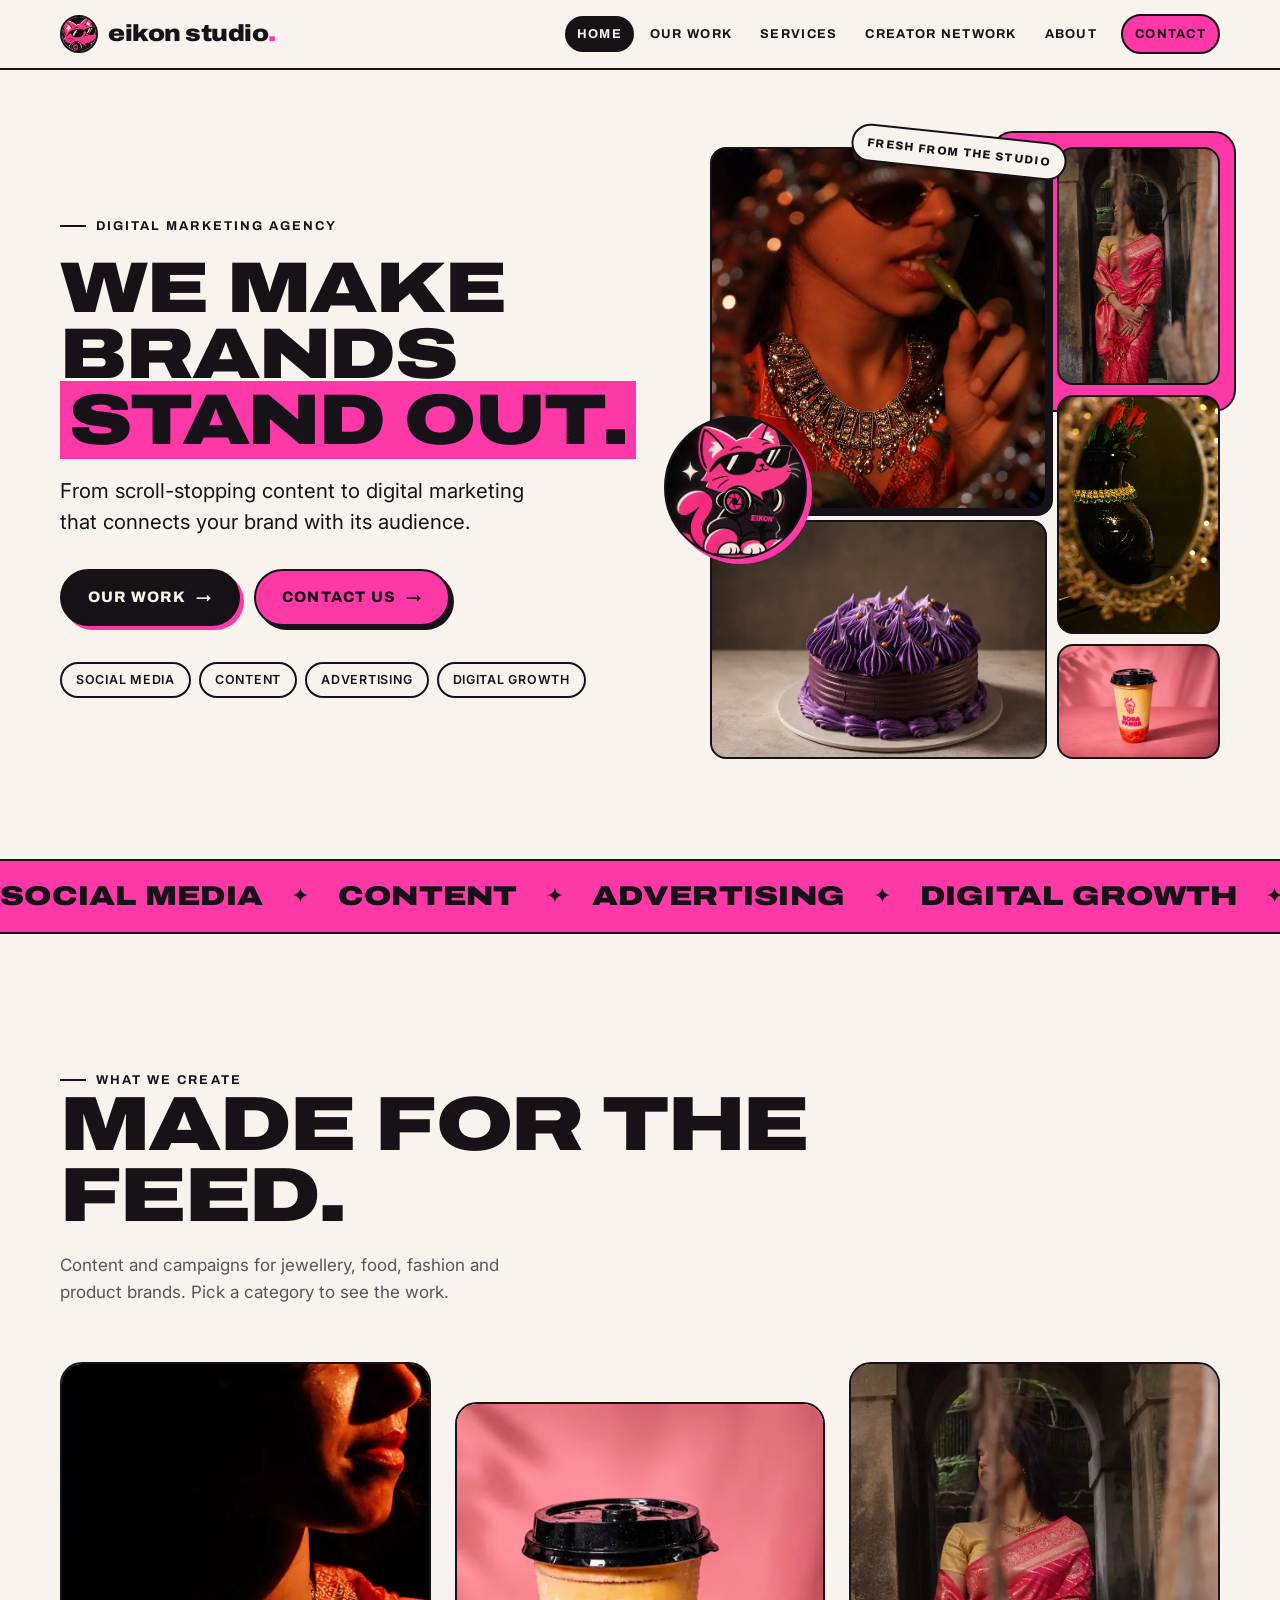
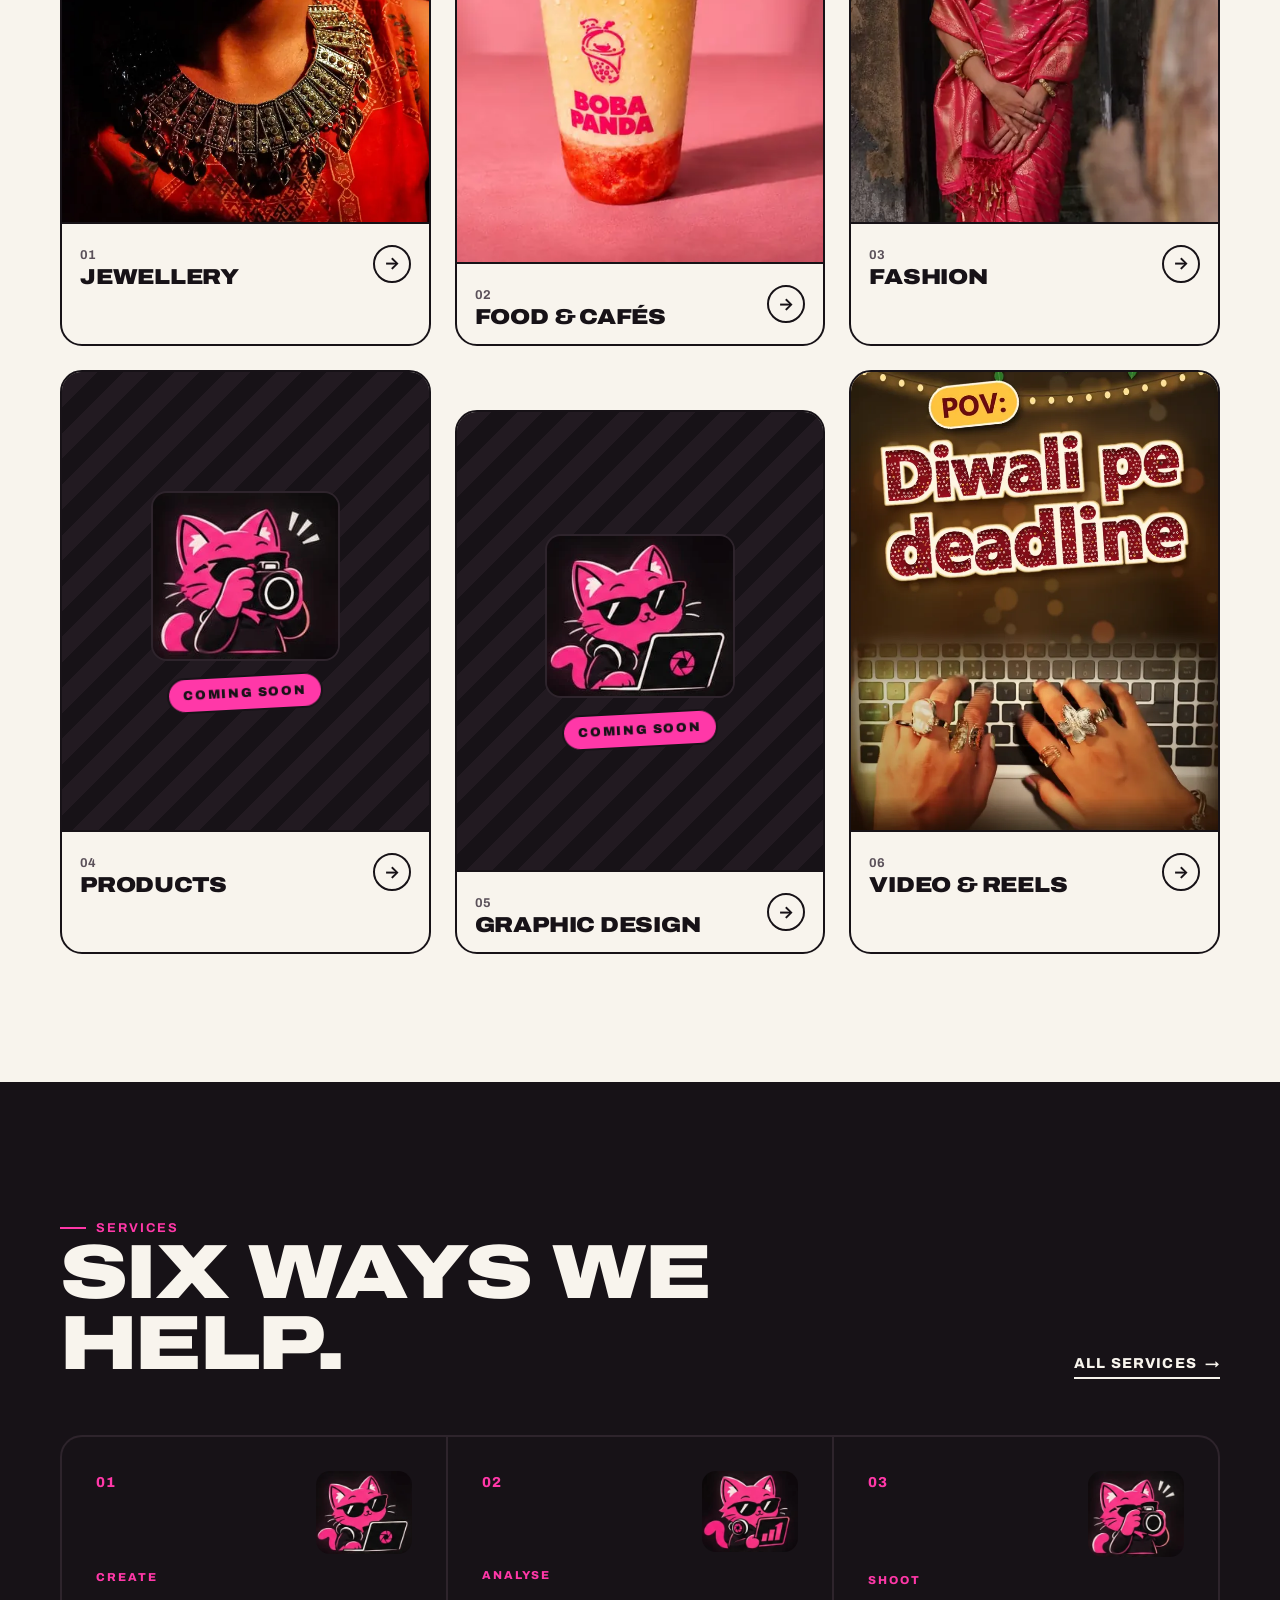
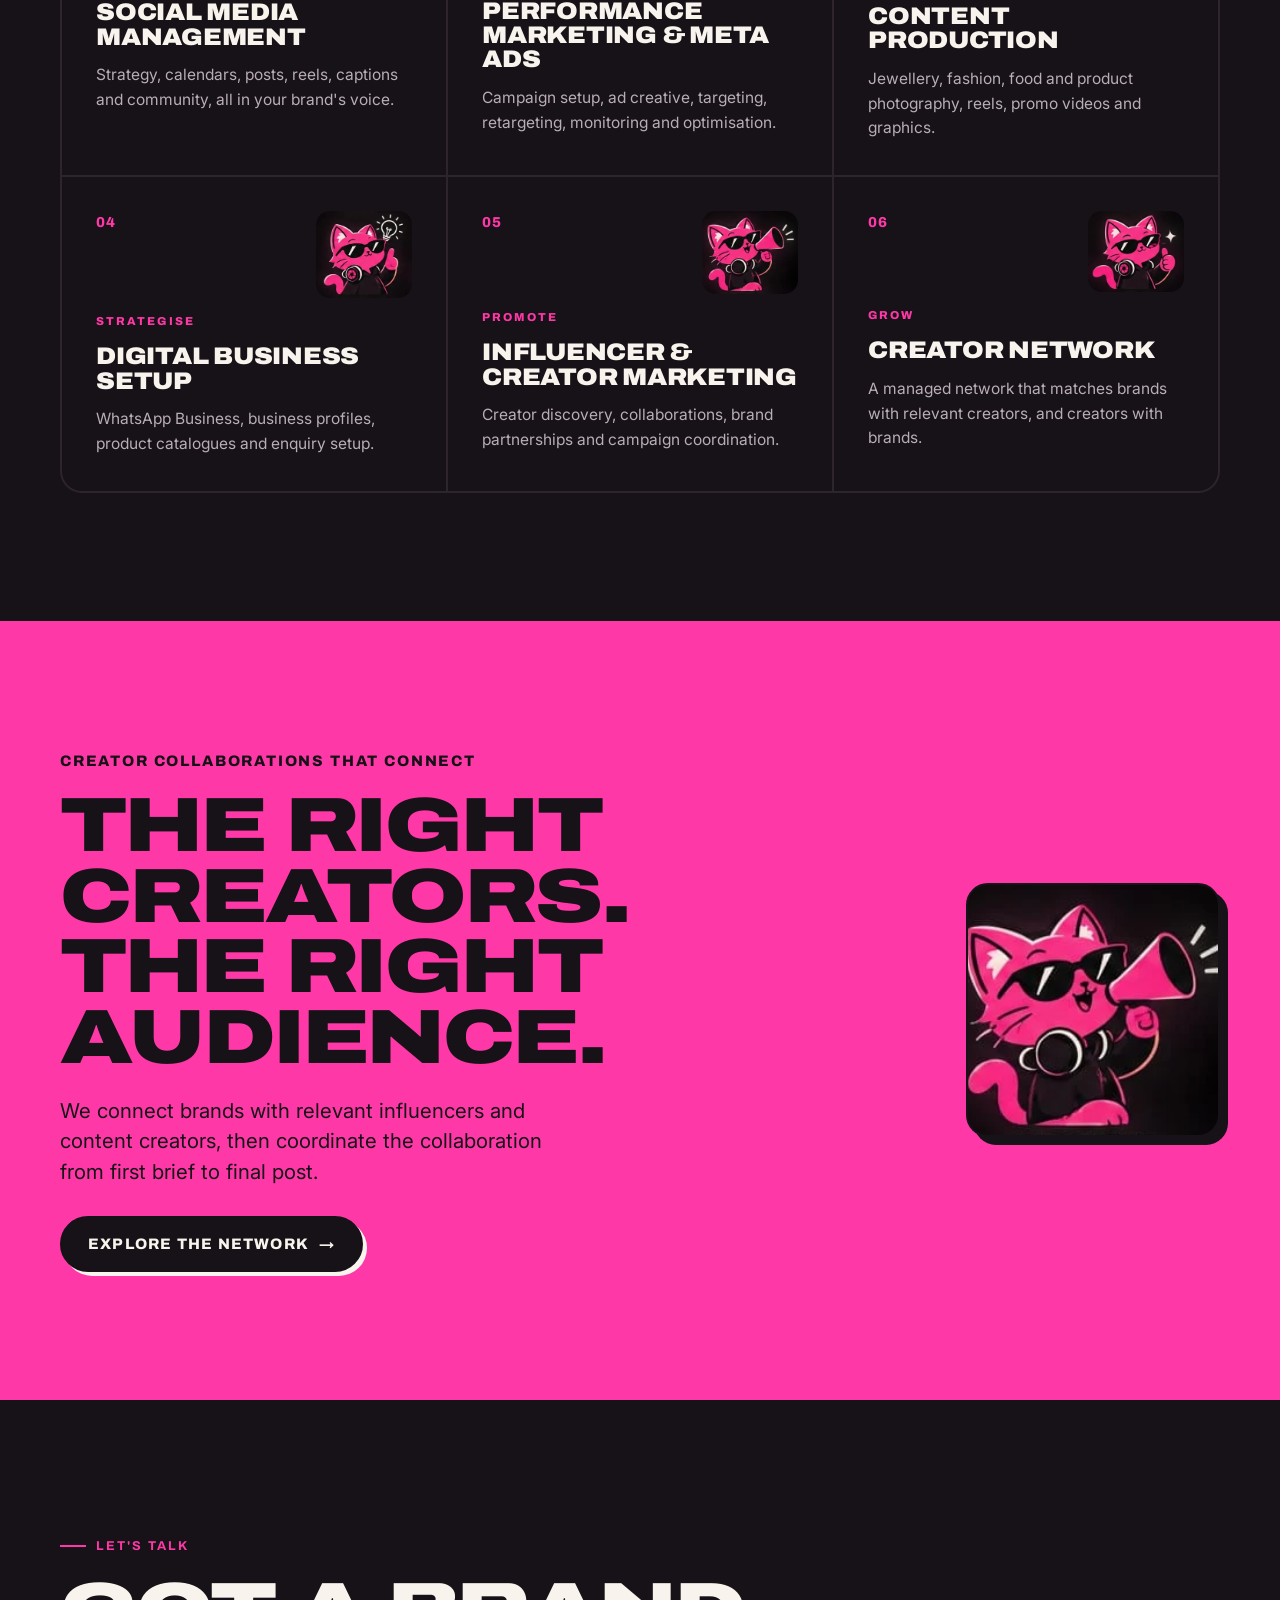
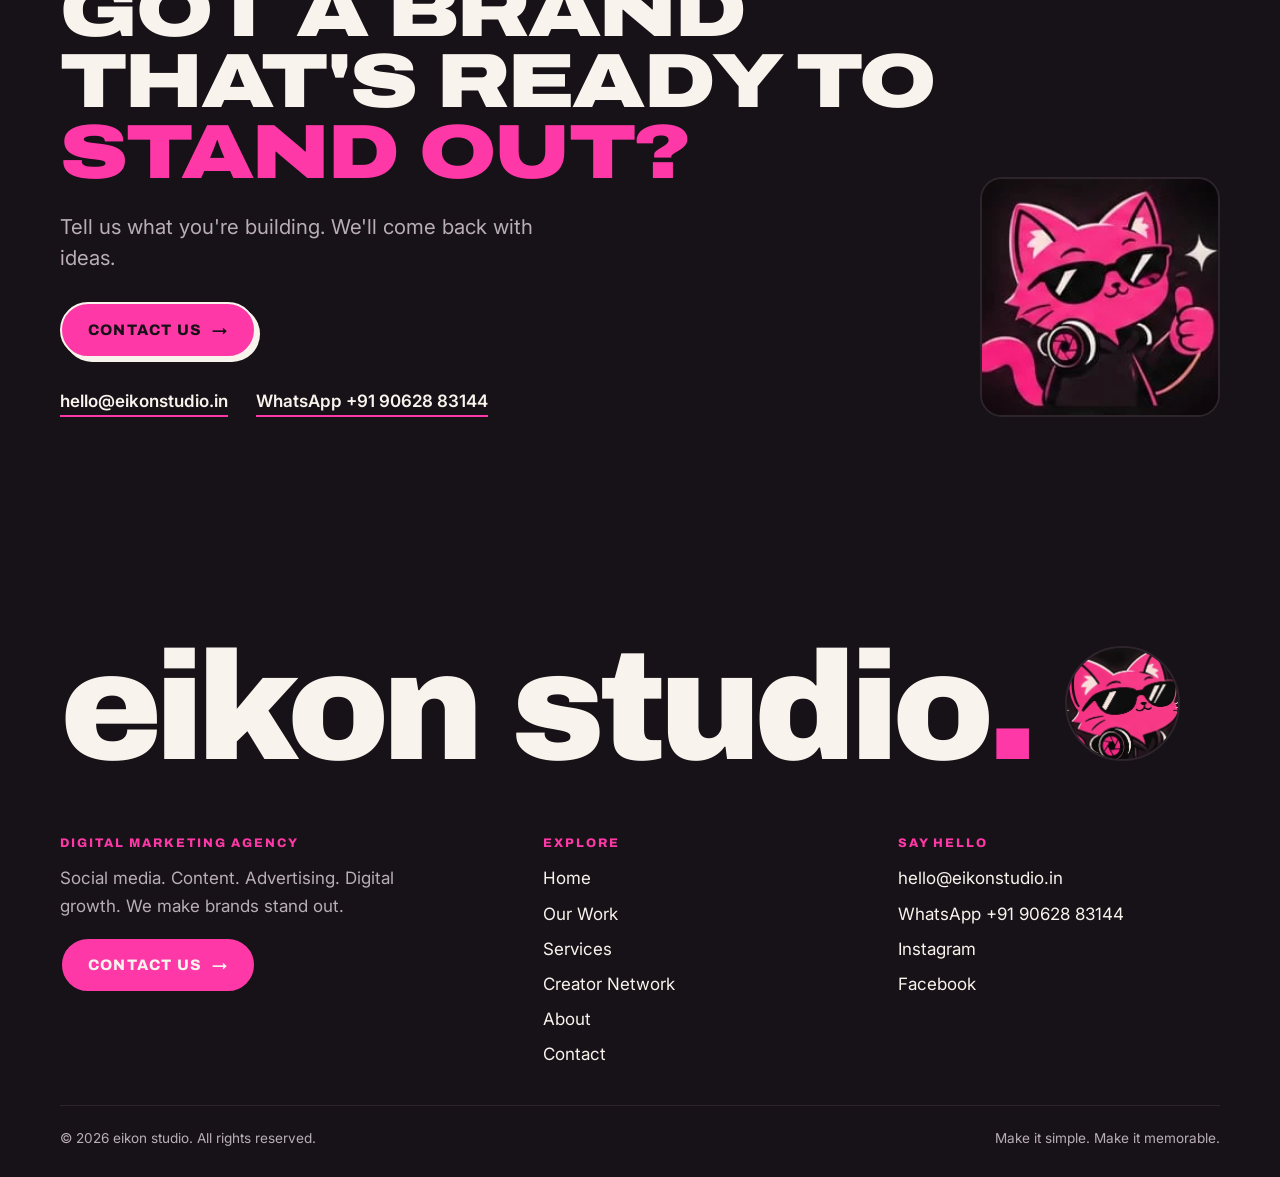
<file: index.html>
<!doctype html>
<html lang="en-IN">
<head>
<meta charset="utf-8">
<meta name="viewport" content="width=device-width, initial-scale=1">
<title>eikon studio | Digital Marketing Agency, We Make Brands Stand Out</title>
<meta name="description" content="eikon studio is a digital marketing agency for social media, content production, Meta ads, digital business setup and creator collaborations.">
<link rel="canonical" href="https://eikonstudio.in/">
<meta name="theme-color" content="#171217">
<meta property="og:type" content="website">
<meta property="og:site_name" content="eikon studio">
<meta property="og:title" content="eikon studio | Digital Marketing Agency, We Make Brands Stand Out">
<meta property="og:description" content="eikon studio is a digital marketing agency for social media, content production, Meta ads, digital business setup and creator collaborations.">
<meta property="og:url" content="https://eikonstudio.in/">
<meta property="og:image" content="https://eikonstudio.in/assets/img/og-cat.png">
<meta name="twitter:card" content="summary">
<link rel="icon" href="favicon.ico" sizes="any">
<link rel="icon" type="image/png" href="favicon.png">
<link rel="apple-touch-icon" href="apple-touch-icon.png">
<link rel="preconnect" href="https://fonts.googleapis.com">
<link rel="preconnect" href="https://fonts.gstatic.com" crossorigin>
<link rel="stylesheet" href="https://fonts.googleapis.com/css2?family=Archivo:wdth,wght@62..125,400..900&family=Inter:wght@400;500;600;700&display=swap">
<link rel="stylesheet" href="assets/css/style.css">
<script>document.documentElement.classList.add("js")</script>
</head>
<body>
<a class="skip-link" href="#main">Skip to content</a>
<header class="site-header">
  <div class="wrap">
    <a class="wordmark" href="./" aria-label="eikon studio, home">
      <img src="assets/img/cat/cat-head.webp" alt="" width="38" height="38">
      <span>eikon studio<span class="dot">.</span></span>
    </a>
    <div class="header-actions">
      <a class="header-contact" href="contact/">Contact</a>
      <button class="menu-btn" type="button" aria-expanded="false" aria-controls="site-nav">
        <span class="bars" aria-hidden="true"></span><span class="menu-label">Menu</span>
      </button>
    </div>
    <nav class="site-nav" id="site-nav" aria-label="Main">
      <ul class="nav-list">
        <li><a href="./" aria-current="page">Home</a></li>
        <li><a href="work/">Our Work</a></li>
        <li><a href="services/">Services</a></li>
        <li><a href="creator-network/">Creator Network</a></li>
        <li><a href="about/">About</a></li>
        <li class="nav-cta"><a href="contact/">Contact</a></li>
      </ul>
    </nav>
  </div>
</header>
<main id="main">

  <!-- HERO -->
  <section class="hero" aria-labelledby="hero-title">
    <div class="wrap hero-grid">
      <div>
        <p class="eyebrow">Digital marketing agency</p>
        <h1 id="hero-title" class="display h-xl">
          <span class="line">We make</span>
          <span class="line">brands</span>
          <span class="line"><span class="hl">stand out.</span></span>
        </h1>
        <p class="lead">From scroll-stopping content to digital marketing that connects your brand with its audience.</p>
        <div class="btn-row">
          <a class="btn" href="work/">Our work <span class="arrow" aria-hidden="true">→</span></a>
          <a class="btn btn-pink" href="contact/">Contact us <span class="arrow" aria-hidden="true">→</span></a>
        </div>
        <ul class="hero-tags" aria-label="What we do">
          <li class="tag">Social media</li>
          <li class="tag">Content</li>
          <li class="tag">Advertising</li>
          <li class="tag">Digital growth</li>
        </ul>
      </div>

      <div class="collage">
        <span class="c-pink" aria-hidden="true"></span>
        <figure class="c-tile t-mirror">
          <img src="assets/img/work/jewellery-mirror.webp" alt="Jewellery shoot: a model in sunglasses reflected in a mirror, wearing a silver statement necklace" width="1077" height="1460" fetchpriority="high" style="object-position:50% 35%">
        </figure>
        <figure class="c-tile t-saree">
          <img src="assets/img/work/fashion-saree-1-sm.webp" alt="Fashion shoot: a pink Banarasi saree in a stone archway" width="533" height="800" style="object-position:40% 40%">
        </figure>
        <figure class="c-tile t-necklace">
          <img src="assets/img/work/jewellery-vase-sm.webp" alt="Jewellery shoot: a gold and turquoise necklace draped on a black vase, seen through an ornate mirror" width="533" height="800" style="object-position:35% 40%">
        </figure>
        <figure class="c-tile t-cake">
          <img src="assets/img/work/food-cake-sm.webp" alt="Food shoot: a chocolate cake topped with purple piped frosting and gold pearls" width="800" height="533" style="object-position:55% 60%">
        </figure>
        <figure class="c-tile t-tea">
          <img src="assets/img/work/food-bubble-tea-sm.webp" alt="Food shoot: a chilled bubble tea on a pink backdrop" width="800" height="533" style="object-position:50% 55%">
        </figure>
        <span class="sticker" aria-hidden="true">Fresh from the studio</span>
        <button class="mascot" type="button" aria-label="Say hi to eikon cat, our mascot">
          <img src="assets/img/cat/cat-hero.webp" alt="" width="680" height="660">
          <span class="speech" role="status">Hi, I'm eikon cat. Click me!</span>
        </button>
      </div>
    </div>
  </section>

  <div class="marquee" aria-hidden="true">
    <div class="marquee-track">
      <span>Social media</span><span>Content</span><span>Advertising</span><span>Digital growth</span><span>Creator collabs</span><span>Reels</span>
      <span>Social media</span><span>Content</span><span>Advertising</span><span>Digital growth</span><span>Creator collabs</span><span>Reels</span>
    </div>
  </div>

  <!-- WHAT WE CREATE -->
  <section class="section" aria-labelledby="create-title">
    <div class="wrap">
      <div class="sec-head reveal">
        <div>
          <p class="eyebrow">What we create</p>
          <h2 id="create-title" class="display h-lg">Made for the feed.</h2>
        </div>
        <p class="muted">Content and campaigns for jewellery, food, fashion and product brands. Pick a category to see the work.</p>
      </div>

      <div class="cat-grid">
        <a class="card reveal" href="work/?filter=jewellery">
          <div class="media"><img src="assets/img/work/jewellery-necklace-2-sm.webp" alt="Silver statement necklace in dramatic side-profile light" loading="lazy" width="658" height="800" style="object-position:60% 60%"></div>
          <div class="label"><div><span class="num">01</span><h3>Jewellery</h3></div><span class="go" aria-hidden="true">→</span></div>
        </a>
        <a class="card reveal" href="work/?filter=food">
          <div class="media"><img src="assets/img/work/food-bubble-tea-sm.webp" alt="Bubble tea cup on a pink backdrop" loading="lazy" width="800" height="533" style="object-position:50% 50%"></div>
          <div class="label"><div><span class="num">02</span><h3>Food &amp; Cafés</h3></div><span class="go" aria-hidden="true">→</span></div>
        </a>
        <a class="card reveal" href="work/?filter=fashion">
          <div class="media"><img src="assets/img/work/fashion-saree-1-sm.webp" alt="Model in a pink and gold Banarasi saree standing in a stone archway" loading="lazy" width="533" height="800" style="object-position:40% 50%"></div>
          <div class="label"><div><span class="num">03</span><h3>Fashion</h3></div><span class="go" aria-hidden="true">→</span></div>
        </a>
        <a class="card reveal" href="work/?filter=product">
          <div class="media">
            <div class="soon">
              <img class="pose" src="assets/img/cat/cat-shoot.webp" alt="" loading="lazy" width="240" height="215">
              <span class="soon-badge">Coming soon</span>
            </div>
          </div>
          <div class="label"><div><span class="num">04</span><h3>Products</h3></div><span class="go" aria-hidden="true">→</span></div>
        </a>
        <a class="card reveal" href="work/?filter=graphics">
          <div class="media">
            <div class="soon">
              <img class="pose" src="assets/img/cat/cat-create.webp" alt="" loading="lazy" width="250" height="215">
              <span class="soon-badge">Coming soon</span>
            </div>
          </div>
          <div class="label"><div><span class="num">05</span><h3>Graphic Design</h3></div><span class="go" aria-hidden="true">→</span></div>
        </a>
        <a class="card reveal" href="work/?filter=reels">
          <div class="media"><img src="assets/video/reel-jewellery-rings.webp" alt="Reel still: statement rings on hands typing on a laptop" loading="lazy" width="720" height="1280"></div>
          <div class="label"><div><span class="num">06</span><h3>Video &amp; Reels</h3></div><span class="go" aria-hidden="true">→</span></div>
        </a>
      </div>
    </div>
  </section>

  <!-- SERVICES SNAPSHOT -->
  <section class="section bg-ink" aria-labelledby="svc-title">
    <div class="wrap">
      <div class="sec-head reveal">
        <div>
          <p class="eyebrow">Services</p>
          <h2 id="svc-title" class="display h-lg">Six ways we help.</h2>
        </div>
        <a class="link-arrow" href="services/">All services <span aria-hidden="true">→</span></a>
      </div>

      <ul class="svc-grid">
        <li class="svc reveal">
          <div class="top"><span class="n">01</span><img class="pose" src="assets/img/cat/cat-create.webp" alt="" loading="lazy" width="250" height="215"></div>
          <span class="verb">Create</span>
          <h3>Social media management</h3>
          <p>Strategy, calendars, posts, reels, captions and community, all in your brand's voice.</p>
        </li>
        <li class="svc reveal">
          <div class="top"><span class="n">02</span><img class="pose" src="assets/img/cat/cat-analyse.webp" alt="" loading="lazy" width="250" height="210"></div>
          <span class="verb">Analyse</span>
          <h3>Performance marketing &amp; Meta ads</h3>
          <p>Campaign setup, ad creative, targeting, retargeting, monitoring and optimisation.</p>
        </li>
        <li class="svc reveal">
          <div class="top"><span class="n">03</span><img class="pose" src="assets/img/cat/cat-shoot.webp" alt="" loading="lazy" width="240" height="215"></div>
          <span class="verb">Shoot</span>
          <h3>Content production</h3>
          <p>Jewellery, fashion, food and product photography, reels, promo videos and graphics.</p>
        </li>
        <li class="svc reveal">
          <div class="top"><span class="n">04</span><img class="pose" src="assets/img/cat/cat-strategise.webp" alt="" loading="lazy" width="250" height="225"></div>
          <span class="verb">Strategise</span>
          <h3>Digital business setup</h3>
          <p>WhatsApp Business, business profiles, product catalogues and enquiry setup.</p>
        </li>
        <li class="svc reveal">
          <div class="top"><span class="n">05</span><img class="pose" src="assets/img/cat/cat-promote.webp" alt="" loading="lazy" width="250" height="215"></div>
          <span class="verb">Promote</span>
          <h3>Influencer &amp; creator marketing</h3>
          <p>Creator discovery, collaborations, brand partnerships and campaign coordination.</p>
        </li>
        <li class="svc reveal">
          <div class="top"><span class="n">06</span><img class="pose" src="assets/img/cat/cat-grow.webp" alt="" loading="lazy" width="250" height="210"></div>
          <span class="verb">Grow</span>
          <h3>Creator network</h3>
          <p>A managed network that matches brands with relevant creators, and creators with brands.</p>
        </li>
      </ul>
    </div>
  </section>

  <!-- CREATOR NETWORK TEASER -->
  <section class="section bg-pink creator-band" aria-labelledby="cn-title">
    <div class="wrap creator-grid">
      <div class="reveal">
        <span class="sub">Creator collaborations that connect</span>
        <h2 id="cn-title" class="display h-lg">The right creators. The right audience.</h2>
        <p class="lead">We connect brands with relevant influencers and content creators, then coordinate the collaboration from first brief to final post.</p>
        <div class="btn-row" style="margin-top:28px">
          <a class="btn" href="creator-network/">Explore the network <span class="arrow" aria-hidden="true">→</span></a>
        </div>
      </div>
      <div class="cat-card reveal"><img class="pose" src="assets/img/cat/cat-promote.webp" alt="eikon cat shouting into a megaphone" loading="lazy" width="250" height="215"></div>
    </div>
  </section>

  <!-- FINAL CTA -->
  <section class="section bg-ink cta-final" aria-labelledby="cta-title">
    <div class="wrap cta-grid">
      <div class="reveal">
        <p class="eyebrow">Let's talk</p>
        <h2 id="cta-title" class="display h-lg">Got a brand that's ready to <span class="text-pink">stand out?</span></h2>
        <p class="lead muted">Tell us what you're building. We'll come back with ideas.</p>
        <div class="btn-row" style="margin-top:28px">
          <a class="btn btn-pink" href="contact/">Contact us <span class="arrow" aria-hidden="true">→</span></a>
        </div>
        <div class="contact-quick">
          <a href="mailto:hello@eikonstudio.in">hello@eikonstudio.in</a>
          <a href="https://wa.me/919062883144" target="_blank" rel="noopener">WhatsApp +91 90628 83144</a>
        </div>
      </div>
      <div class="cat-card reveal pose-hover"><img class="pose" src="assets/img/cat/cat-grow.webp" alt="eikon cat giving a thumbs up" loading="lazy" width="250" height="210"></div>
    </div>
  </section>

</main>
<footer class="site-footer">
  <div class="wrap">
    <p class="foot-big" aria-hidden="true"><span>eikon</span> <span class="nw">studio<span class="dot">.</span></span><img class="peek" src="assets/img/cat/cat-head.webp" alt="" width="120" height="120" loading="lazy"></p>
    <div class="foot-grid">
      <div>
        <h2>Digital marketing agency</h2>
        <p>Social media. Content. Advertising. Digital growth. We make brands stand out.</p>
        <a class="btn btn-pink" href="contact/">Contact us <span class="arrow" aria-hidden="true">→</span></a>
      </div>
      <div>
        <h2>Explore</h2>
        <ul>
          <li><a href="./">Home</a></li>
          <li><a href="work/">Our Work</a></li>
          <li><a href="services/">Services</a></li>
          <li><a href="creator-network/">Creator Network</a></li>
          <li><a href="about/">About</a></li>
          <li><a href="contact/">Contact</a></li>
        </ul>
      </div>
      <div>
        <h2>Say hello</h2>
        <ul>
          <li><a href="mailto:hello@eikonstudio.in">hello@eikonstudio.in</a></li>
          <li><a href="https://wa.me/919062883144" target="_blank" rel="noopener">WhatsApp +91 90628 83144</a></li>
          <li><a href="https://www.instagram.com/eikon_studios_stories/" target="_blank" rel="noopener">Instagram</a></li>
          <li><a href="https://www.facebook.com/share/1A7EmL7HiE/" target="_blank" rel="noopener">Facebook</a></li>
        </ul>
      </div>
    </div>
    <div class="foot-bottom">
      <span>© <span data-year>2026</span> eikon studio. All rights reserved.</span>
      <span>Make it simple. Make it memorable.</span>
    </div>
  </div>
</footer>
<script src="assets/js/main.js" defer></script>

</body>
</html>
</file>
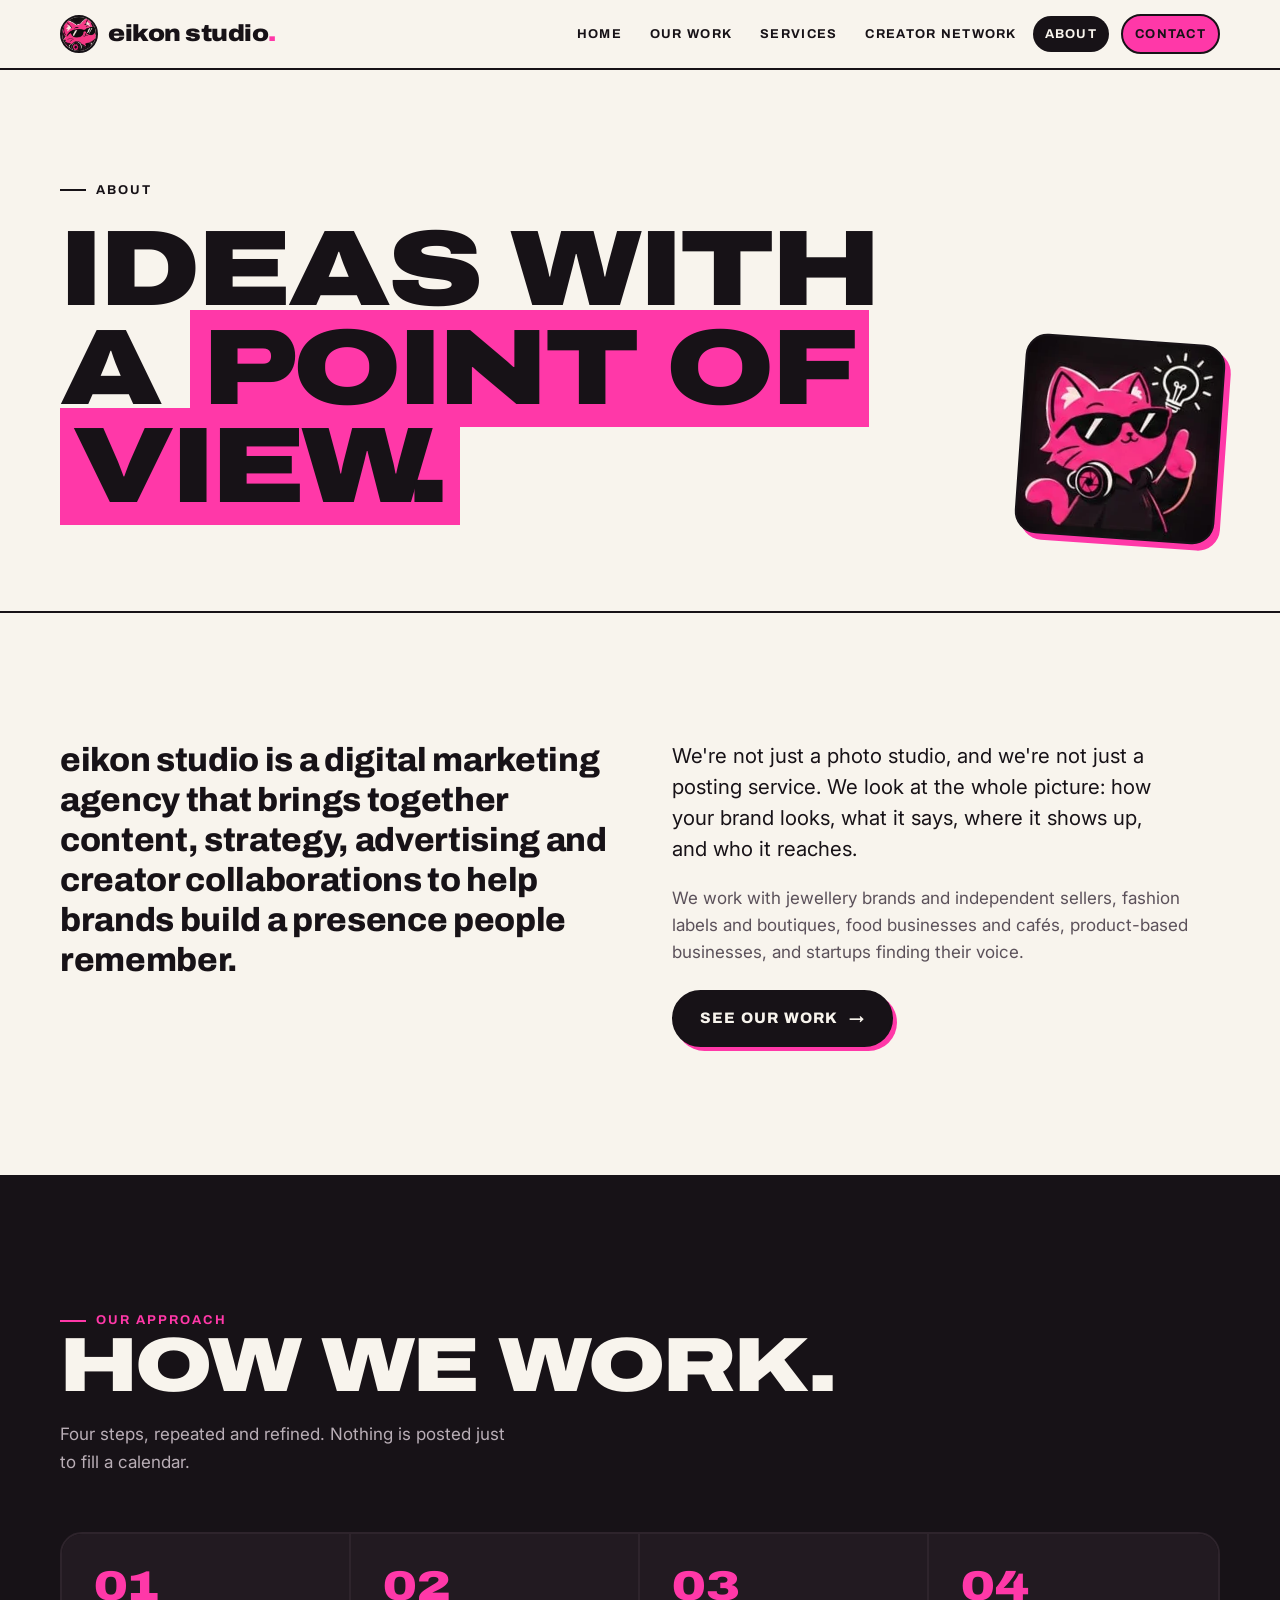
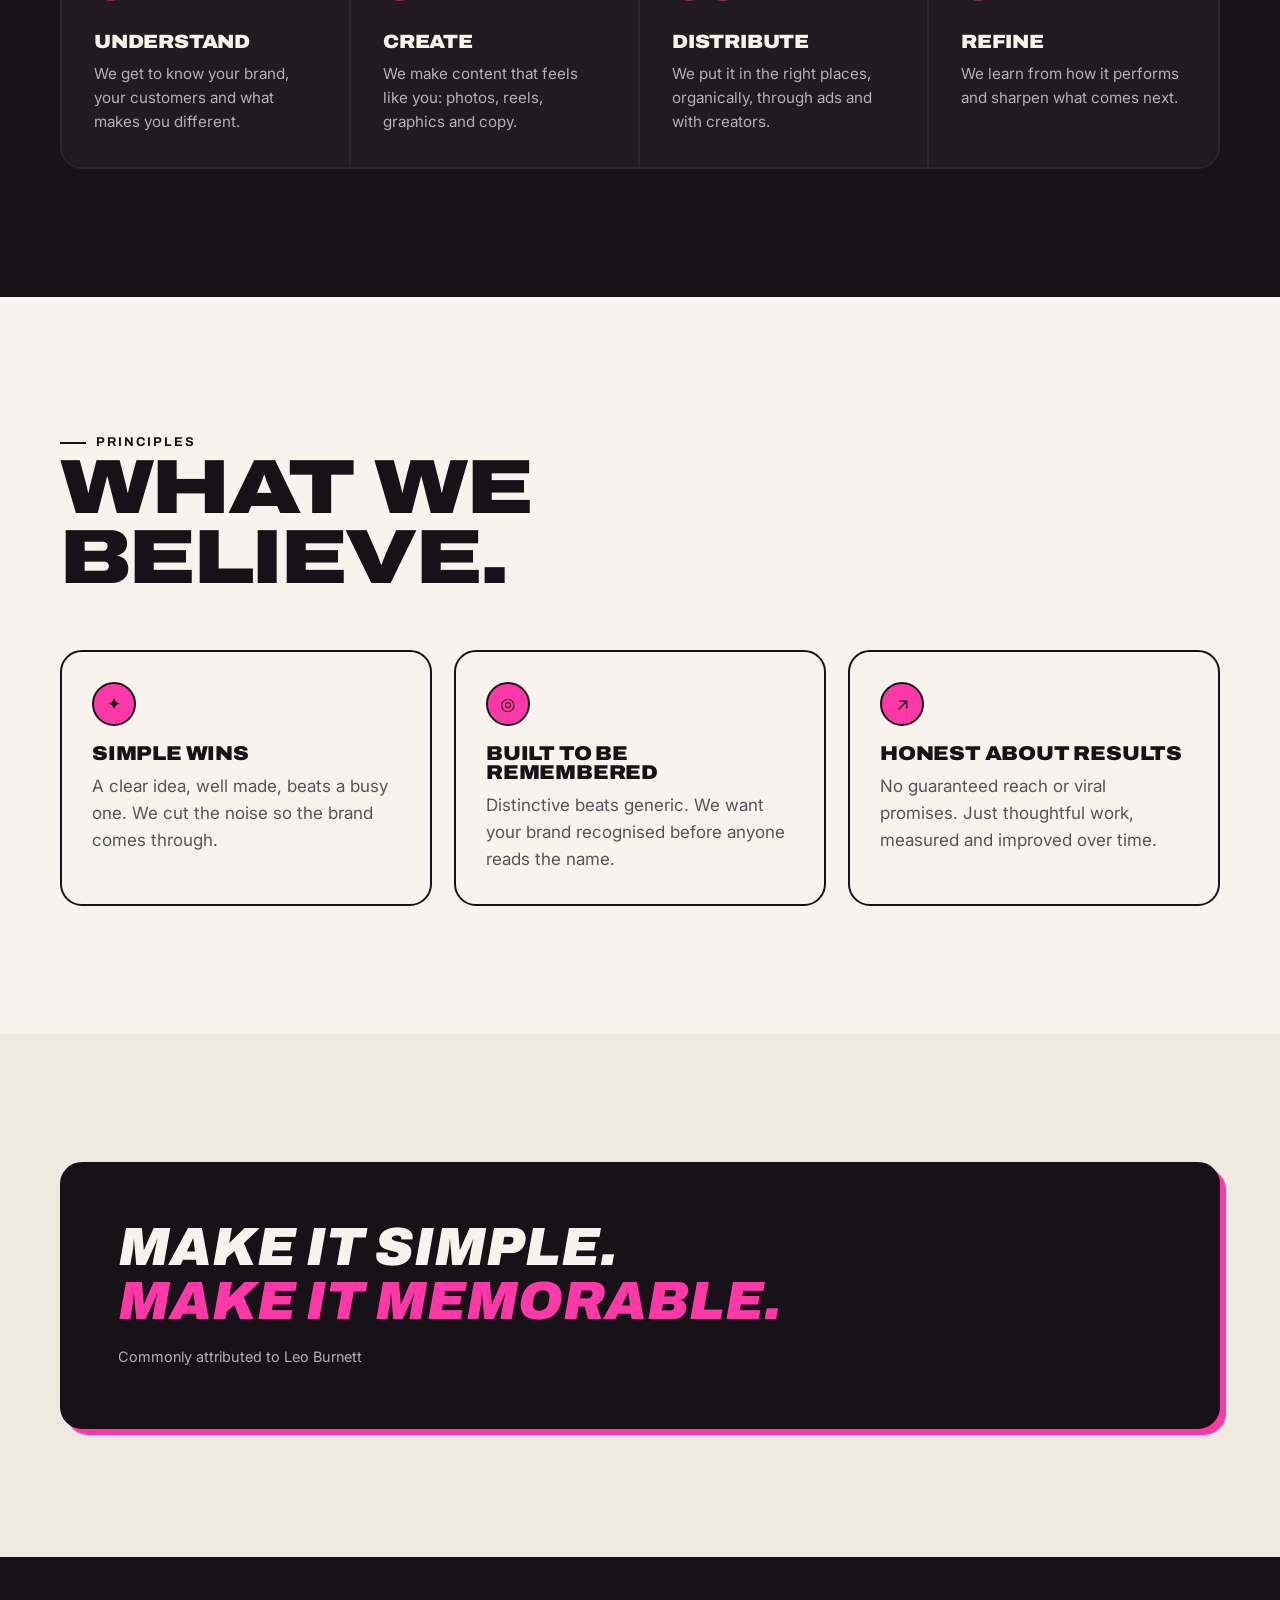
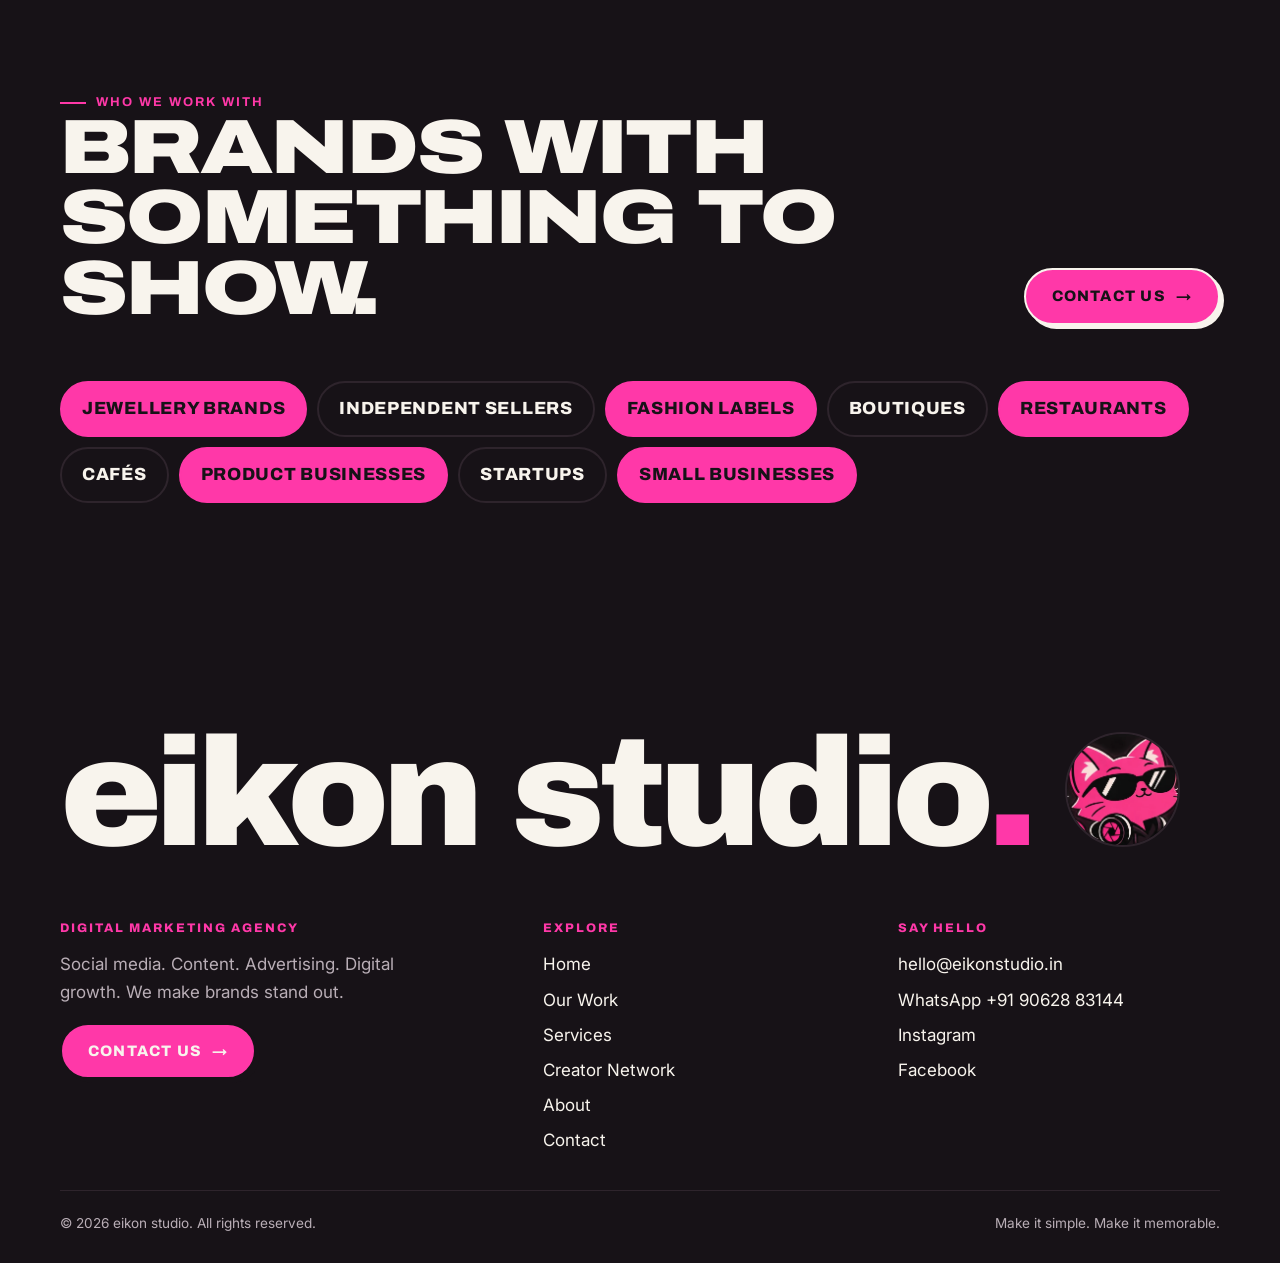
<file: about/index.html>
<!doctype html>
<html lang="en-IN">
<head>
<meta charset="utf-8">
<meta name="viewport" content="width=device-width, initial-scale=1">
<title>About | eikon studio</title>
<meta name="description" content="eikon studio is a digital marketing agency combining content, strategy, advertising and creator collaborations.">
<link rel="canonical" href="https://eikonstudio.in/about/">
<meta name="theme-color" content="#171217">
<meta property="og:type" content="website">
<meta property="og:site_name" content="eikon studio">
<meta property="og:title" content="About | eikon studio">
<meta property="og:description" content="eikon studio is a digital marketing agency combining content, strategy, advertising and creator collaborations.">
<meta property="og:url" content="https://eikonstudio.in/about/">
<meta property="og:image" content="https://eikonstudio.in/assets/img/og-cat.png">
<meta name="twitter:card" content="summary">
<link rel="icon" href="../favicon.ico" sizes="any">
<link rel="icon" type="image/png" href="../favicon.png">
<link rel="apple-touch-icon" href="../apple-touch-icon.png">
<link rel="preconnect" href="https://fonts.googleapis.com">
<link rel="preconnect" href="https://fonts.gstatic.com" crossorigin>
<link rel="stylesheet" href="https://fonts.googleapis.com/css2?family=Archivo:wdth,wght@62..125,400..900&family=Inter:wght@400;500;600;700&display=swap">
<link rel="stylesheet" href="../assets/css/style.css">
<script>document.documentElement.classList.add("js")</script>
</head>
<body>
<a class="skip-link" href="#main">Skip to content</a>
<header class="site-header">
  <div class="wrap">
    <a class="wordmark" href="../" aria-label="eikon studio, home">
      <img src="../assets/img/cat/cat-head.webp" alt="" width="38" height="38">
      <span>eikon studio<span class="dot">.</span></span>
    </a>
    <div class="header-actions">
      <a class="header-contact" href="../contact/">Contact</a>
      <button class="menu-btn" type="button" aria-expanded="false" aria-controls="site-nav">
        <span class="bars" aria-hidden="true"></span><span class="menu-label">Menu</span>
      </button>
    </div>
    <nav class="site-nav" id="site-nav" aria-label="Main">
      <ul class="nav-list">
        <li><a href=".././">Home</a></li>
        <li><a href="../work/">Our Work</a></li>
        <li><a href="../services/">Services</a></li>
        <li><a href="../creator-network/">Creator Network</a></li>
        <li><a href="../about/" aria-current="page">About</a></li>
        <li class="nav-cta"><a href="../contact/">Contact</a></li>
      </ul>
    </nav>
  </div>
</header>
<main id="main">
  <section class="page-hero" aria-labelledby="page-title">
    <div class="wrap ph-grid">
      <div>
        <p class="eyebrow">About</p>
        <h1 id="page-title" class="display h-xl">Ideas with a <span class="hl">point of view.</span></h1>
      </div>
      <div class="cat-card pose-hover"><img class="pose" src="../assets/img/cat/cat-strategise.webp" alt="eikon cat with a lightbulb idea" width="250" height="225"></div>
    </div>
  </section>

  <section class="section" aria-label="Who we are">
    <div class="wrap about-intro">
      <p class="big reveal">eikon studio is a digital marketing agency that brings together content, strategy, advertising and creator collaborations to help brands build a presence people remember.</p>
      <div class="reveal">
        <p class="lead">We're not just a photo studio, and we're not just a posting service. We look at the whole picture: how your brand looks, what it says, where it shows up, and who it reaches.</p>
        <p class="muted">We work with jewellery brands and independent sellers, fashion labels and boutiques, food businesses and cafés, product-based businesses, and startups finding their voice.</p>
        <div class="btn-row" style="margin-top:24px">
          <a class="btn" href="../work/">See our work <span class="arrow" aria-hidden="true">→</span></a>
        </div>
      </div>
    </div>
  </section>

  <section class="section bg-ink" aria-labelledby="approach-title">
    <div class="wrap">
      <div class="sec-head reveal">
        <div>
          <p class="eyebrow">Our approach</p>
          <h2 id="approach-title" class="display h-lg">How we work.</h2>
        </div>
        <p class="muted">Four steps, repeated and refined. Nothing is posted just to fill a calendar.</p>
      </div>
      <ol class="steps reveal">
        <li><h3>Understand</h3><p>We get to know your brand, your customers and what makes you different.</p></li>
        <li><h3>Create</h3><p>We make content that feels like you: photos, reels, graphics and copy.</p></li>
        <li><h3>Distribute</h3><p>We put it in the right places, organically, through ads and with creators.</p></li>
        <li><h3>Refine</h3><p>We learn from how it performs and sharpen what comes next.</p></li>
      </ol>
    </div>
  </section>

  <section class="section" aria-labelledby="principles-title">
    <div class="wrap">
      <div class="sec-head reveal">
        <div>
          <p class="eyebrow">Principles</p>
          <h2 id="principles-title" class="display h-lg">What we believe.</h2>
        </div>
      </div>
      <div class="principles">
        <div class="principle reveal"><div class="ico" aria-hidden="true">✦</div><h3>Simple wins</h3><p>A clear idea, well made, beats a busy one. We cut the noise so the brand comes through.</p></div>
        <div class="principle reveal"><div class="ico" aria-hidden="true">◎</div><h3>Built to be remembered</h3><p>Distinctive beats generic. We want your brand recognised before anyone reads the name.</p></div>
        <div class="principle reveal"><div class="ico" aria-hidden="true">↗</div><h3>Honest about results</h3><p>No guaranteed reach or viral promises. Just thoughtful work, measured and improved over time.</p></div>
      </div>
    </div>
  </section>

  <section class="section bg-cream-2" aria-label="Our motto">
    <div class="wrap">
      <figure class="quote-block reveal" style="margin:0">
        <blockquote>Make it simple.<br><span class="text-pink">Make it memorable.</span></blockquote>
        <figcaption><cite>Commonly attributed to Leo Burnett</cite></figcaption>
      </figure>
    </div>
  </section>

  <section class="section bg-ink" aria-labelledby="who-title">
    <div class="wrap">
      <div class="sec-head reveal">
        <div>
          <p class="eyebrow">Who we work with</p>
          <h2 id="who-title" class="display h-lg">Brands with something to show.</h2>
        </div>
        <a class="btn btn-pink" href="../contact/">Contact us <span class="arrow" aria-hidden="true">→</span></a>
      </div>
      <ul class="audience reveal">
        <li>Jewellery brands</li><li>Independent sellers</li><li>Fashion labels</li><li>Boutiques</li><li>Restaurants</li><li>Cafés</li><li>Product businesses</li><li>Startups</li><li>Small businesses</li>
      </ul>
    </div>
  </section>
</main>
<footer class="site-footer">
  <div class="wrap">
    <p class="foot-big" aria-hidden="true"><span>eikon</span> <span class="nw">studio<span class="dot">.</span></span><img class="peek" src="../assets/img/cat/cat-head.webp" alt="" width="120" height="120" loading="lazy"></p>
    <div class="foot-grid">
      <div>
        <h2>Digital marketing agency</h2>
        <p>Social media. Content. Advertising. Digital growth. We make brands stand out.</p>
        <a class="btn btn-pink" href="../contact/">Contact us <span class="arrow" aria-hidden="true">→</span></a>
      </div>
      <div>
        <h2>Explore</h2>
        <ul>
          <li><a href=".././">Home</a></li>
          <li><a href="../work/">Our Work</a></li>
          <li><a href="../services/">Services</a></li>
          <li><a href="../creator-network/">Creator Network</a></li>
          <li><a href="../about/">About</a></li>
          <li><a href="../contact/">Contact</a></li>
        </ul>
      </div>
      <div>
        <h2>Say hello</h2>
        <ul>
          <li><a href="mailto:hello@eikonstudio.in">hello@eikonstudio.in</a></li>
          <li><a href="https://wa.me/919062883144" target="_blank" rel="noopener">WhatsApp +91 90628 83144</a></li>
          <li><a href="https://www.instagram.com/eikon_studios_stories/" target="_blank" rel="noopener">Instagram</a></li>
          <li><a href="https://www.facebook.com/share/1A7EmL7HiE/" target="_blank" rel="noopener">Facebook</a></li>
        </ul>
      </div>
    </div>
    <div class="foot-bottom">
      <span>© <span data-year>2026</span> eikon studio. All rights reserved.</span>
      <span>Make it simple. Make it memorable.</span>
    </div>
  </div>
</footer>
<script src="../assets/js/main.js" defer></script>

</body>
</html>
</file>
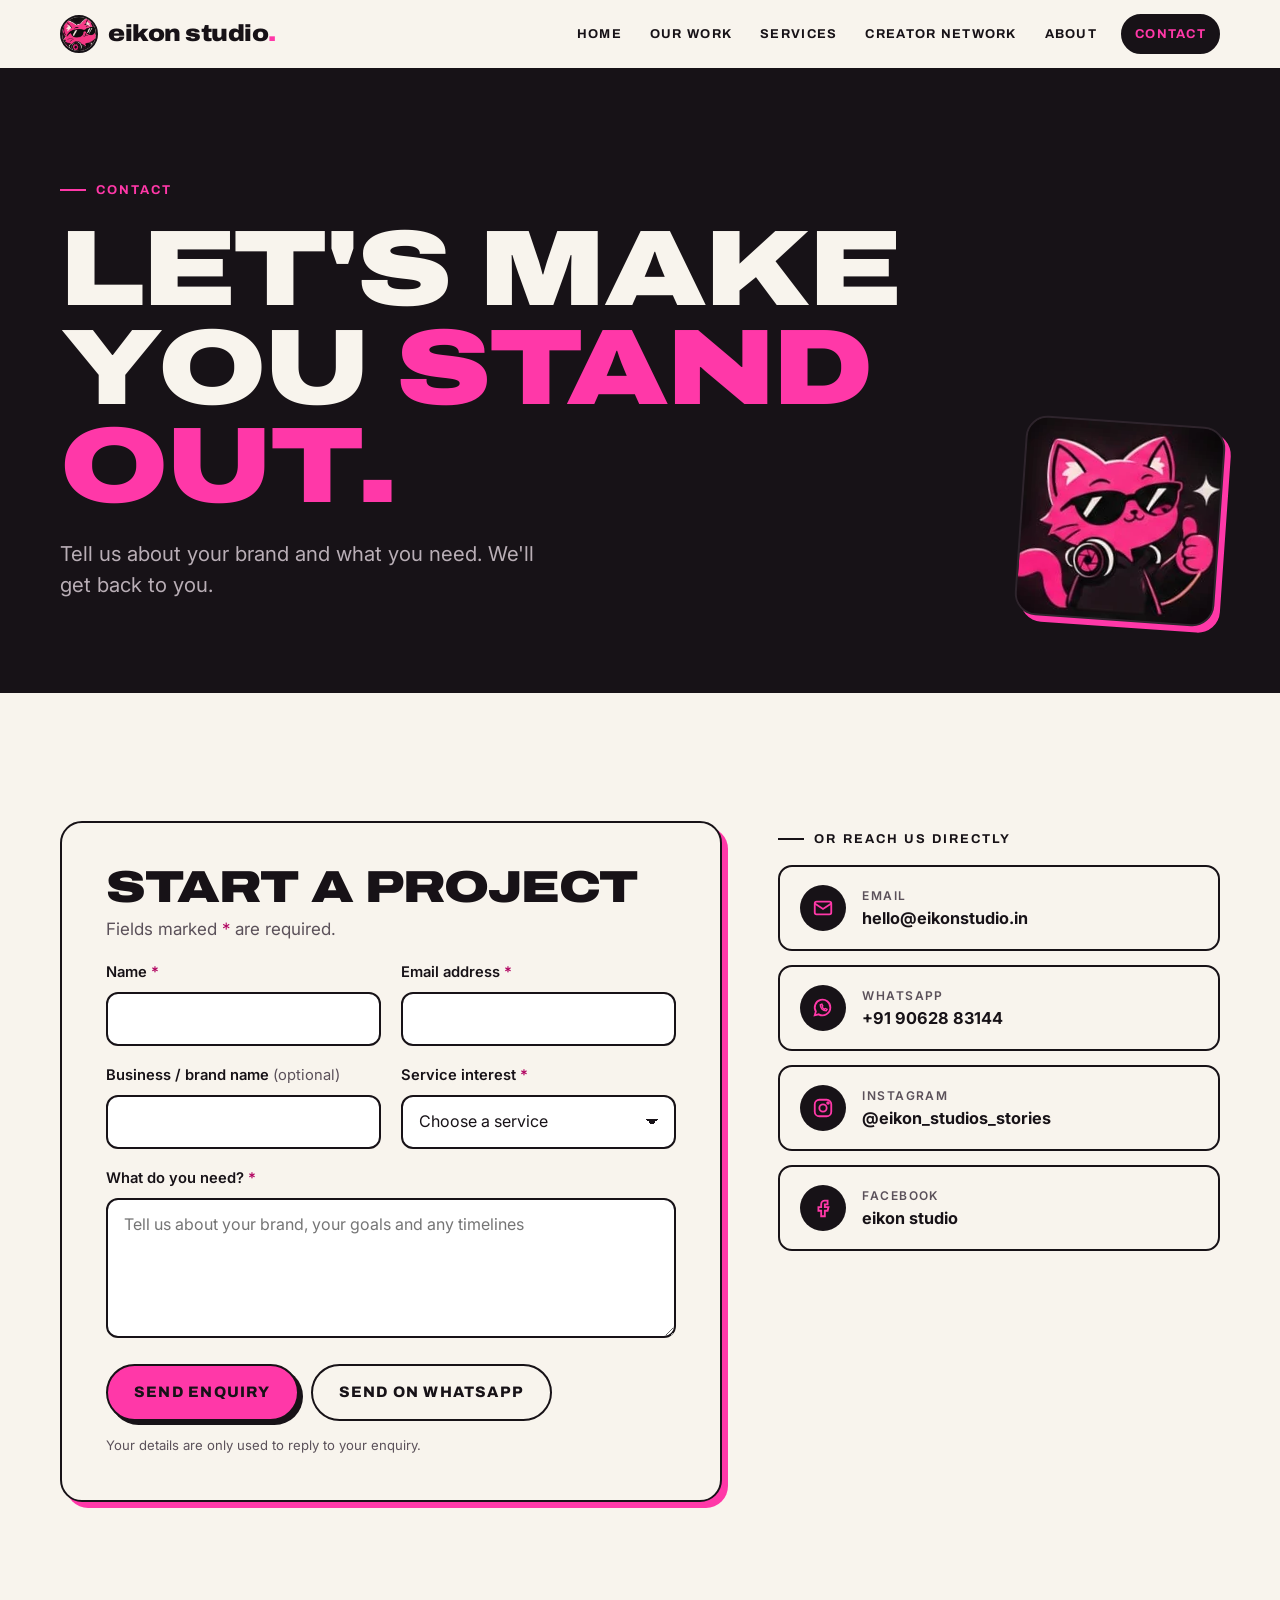
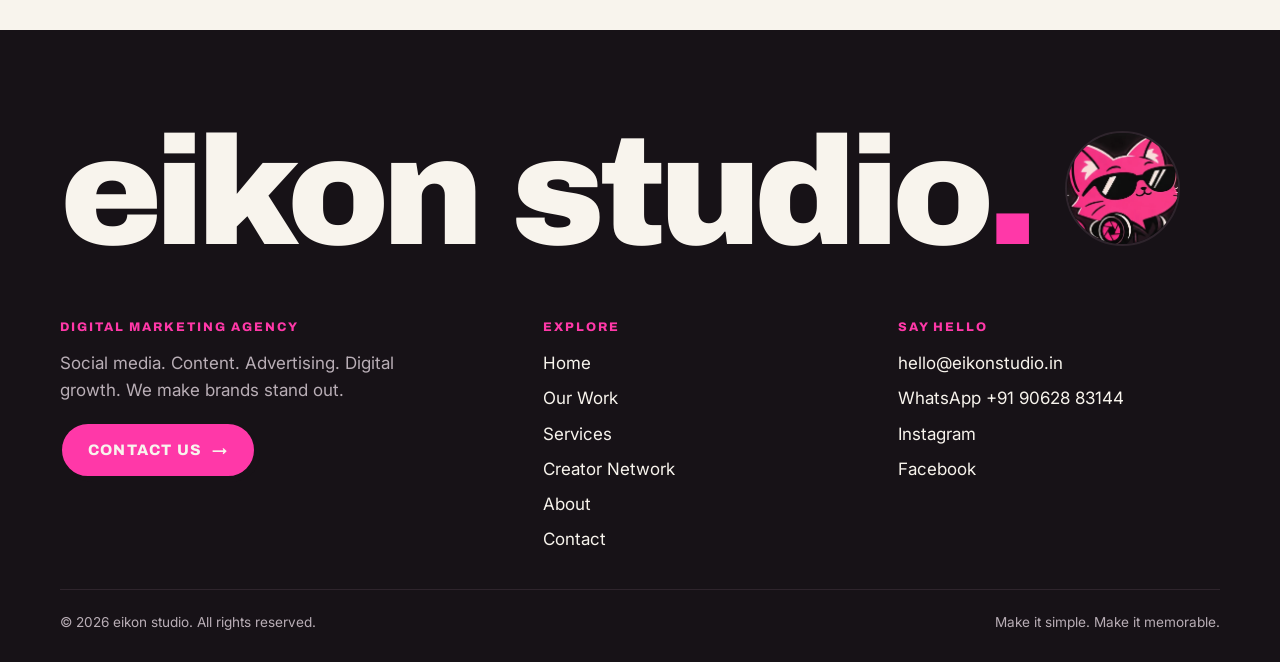
<file: contact/index.html>
<!doctype html>
<html lang="en-IN">
<head>
<meta charset="utf-8">
<meta name="viewport" content="width=device-width, initial-scale=1">
<title>Contact | eikon studio</title>
<meta name="description" content="Start a project with eikon studio. Send an enquiry, email hello@eikonstudio.in or message us on WhatsApp.">
<link rel="canonical" href="https://eikonstudio.in/contact/">
<meta name="theme-color" content="#171217">
<meta property="og:type" content="website">
<meta property="og:site_name" content="eikon studio">
<meta property="og:title" content="Contact | eikon studio">
<meta property="og:description" content="Start a project with eikon studio. Send an enquiry, email hello@eikonstudio.in or message us on WhatsApp.">
<meta property="og:url" content="https://eikonstudio.in/contact/">
<meta property="og:image" content="https://eikonstudio.in/assets/img/og-cat.png">
<meta name="twitter:card" content="summary">
<link rel="icon" href="../favicon.ico" sizes="any">
<link rel="icon" type="image/png" href="../favicon.png">
<link rel="apple-touch-icon" href="../apple-touch-icon.png">
<link rel="preconnect" href="https://fonts.googleapis.com">
<link rel="preconnect" href="https://fonts.gstatic.com" crossorigin>
<link rel="stylesheet" href="https://fonts.googleapis.com/css2?family=Archivo:wdth,wght@62..125,400..900&family=Inter:wght@400;500;600;700&display=swap">
<link rel="stylesheet" href="../assets/css/style.css">
<script>document.documentElement.classList.add("js")</script>
</head>
<body>
<a class="skip-link" href="#main">Skip to content</a>
<header class="site-header">
  <div class="wrap">
    <a class="wordmark" href="../" aria-label="eikon studio, home">
      <img src="../assets/img/cat/cat-head.webp" alt="" width="38" height="38">
      <span>eikon studio<span class="dot">.</span></span>
    </a>
    <div class="header-actions">
      <a class="header-contact" href="../contact/">Contact</a>
      <button class="menu-btn" type="button" aria-expanded="false" aria-controls="site-nav">
        <span class="bars" aria-hidden="true"></span><span class="menu-label">Menu</span>
      </button>
    </div>
    <nav class="site-nav" id="site-nav" aria-label="Main">
      <ul class="nav-list">
        <li><a href=".././">Home</a></li>
        <li><a href="../work/">Our Work</a></li>
        <li><a href="../services/">Services</a></li>
        <li><a href="../creator-network/">Creator Network</a></li>
        <li><a href="../about/">About</a></li>
        <li class="nav-cta"><a href="../contact/" aria-current="page">Contact</a></li>
      </ul>
    </nav>
  </div>
</header>
<main id="main">
  <section class="page-hero bg-ink" aria-labelledby="page-title">
    <div class="wrap ph-grid">
      <div>
        <p class="eyebrow">Contact</p>
        <h1 id="page-title" class="display h-xl">Let's make you <span class="text-pink">stand out.</span></h1>
        <p class="lead muted">Tell us about your brand and what you need. We'll get back to you.</p>
      </div>
      <div class="cat-card pose-hover"><img class="pose" src="../assets/img/cat/cat-grow.webp" alt="eikon cat giving a thumbs up" width="250" height="210"></div>
    </div>
  </section>

  <section class="section" aria-label="Get in touch">
    <div class="wrap contact-grid">
      <div class="form-card">
        <h2 class="display h-md" style="margin-bottom:8px">Start a project</h2>
        <p class="muted">Fields marked <span style="color:#B0005F">*</span> are required.</p>
        <form data-enquiry>
          <input type="hidden" name="_subject" value="New website enquiry">
          <input type="hidden" name="form" value="Contact page">
          <input type="hidden" name="_template" value="table">
          <div class="hp" aria-hidden="true"><label>Leave empty <input type="text" name="_honey" tabindex="-1" autocomplete="off"></label></div>
          <div class="form-grid">
            <div class="field"><label for="c-name">Name <span class="req">*</span></label><input id="c-name" name="name" autocomplete="name" required><span class="err">Please enter your name.</span></div>
            <div class="field"><label for="c-email">Email address <span class="req">*</span></label><input id="c-email" name="email" type="email" autocomplete="email" required><span class="err">Please enter a valid email address.</span></div>
            <div class="field"><label for="c-brand">Business / brand name <span class="opt">(optional)</span></label><input id="c-brand" name="brand" autocomplete="organization"></div>
            <div class="field"><label for="c-service">Service interest <span class="req">*</span></label>
              <select id="c-service" name="service" required>
                <option value="">Choose a service</option>
                <option>Social media management</option>
                <option>Performance marketing &amp; Meta ads</option>
                <option>Content production</option>
                <option>Digital business setup</option>
                <option>Influencer &amp; creator marketing</option>
                <option>Creator network</option>
                <option>Not sure yet</option>
              </select><span class="err">Please choose a service.</span>
            </div>
            <div class="field full"><label for="c-msg">What do you need? <span class="req">*</span></label><textarea id="c-msg" name="message" placeholder="Tell us about your brand, your goals and any timelines" required></textarea><span class="err">Please tell us a little about your project.</span></div>
          </div>
          <div class="form-actions">
            <button class="btn btn-pink" type="submit"><span class="spinner" aria-hidden="true"></span>Send enquiry</button>
            <button class="btn btn-ghost" type="button" data-whatsapp>Send on WhatsApp</button>
          </div>
          <div class="form-status" role="status" aria-live="polite"></div>
          <p class="form-fine">Your details are only used to reply to your enquiry.</p>
        </form>
      </div>

      <div>
        <h2 class="eyebrow" style="font-size:.8rem">Or reach us directly</h2>
        <div class="contact-list">
          <a class="contact-item" href="mailto:hello@eikonstudio.in"><span class="ic"><svg viewBox="0 0 24 24" fill="none" stroke="currentColor" stroke-width="2" aria-hidden="true"><rect x="3" y="5" width="18" height="14" rx="2"/><path d="m3 7 9 6 9-6"/></svg></span><span><small>Email</small><strong>hello@eikonstudio.in</strong></span></a>
          <a class="contact-item" href="https://wa.me/919062883144" target="_blank" rel="noopener"><span class="ic"><svg viewBox="0 0 24 24" fill="none" stroke="currentColor" stroke-width="2" aria-hidden="true"><path d="M20 11.5a8.5 8.5 0 0 1-12.6 7.4L3 20l1.2-4.2A8.5 8.5 0 1 1 20 11.5Z"/><path d="M9 8.5c0 3.5 2.5 6.5 6.5 6.5l1-1.5-2-1-1 .8c-1-.5-2-1.5-2.5-2.5l.8-1-1-2L9 8.5Z" stroke-width="1.5"/></svg></span><span><small>WhatsApp</small><strong>+91 90628 83144</strong></span></a>
          <a class="contact-item" href="https://www.instagram.com/eikon_studios_stories/" target="_blank" rel="noopener"><span class="ic"><svg viewBox="0 0 24 24" fill="none" stroke="currentColor" stroke-width="2" aria-hidden="true"><rect x="3" y="3" width="18" height="18" rx="5"/><circle cx="12" cy="12" r="4"/><circle cx="17.5" cy="6.5" r="1" fill="currentColor"/></svg></span><span><small>Instagram</small><strong>@eikon_studios_stories</strong></span></a>
          <a class="contact-item" href="https://www.facebook.com/share/1A7EmL7HiE/" target="_blank" rel="noopener"><span class="ic"><svg viewBox="0 0 24 24" fill="none" stroke="currentColor" stroke-width="2" aria-hidden="true"><path d="M14 8h3V4h-3a4 4 0 0 0-4 4v3H7v4h3v6h4v-6h3l1-4h-4V8Z"/></svg></span><span><small>Facebook</small><strong>eikon studio</strong></span></a>
        </div>
      </div>
    </div>
  </section>
</main>
<footer class="site-footer">
  <div class="wrap">
    <p class="foot-big" aria-hidden="true"><span>eikon</span> <span class="nw">studio<span class="dot">.</span></span><img class="peek" src="../assets/img/cat/cat-head.webp" alt="" width="120" height="120" loading="lazy"></p>
    <div class="foot-grid">
      <div>
        <h2>Digital marketing agency</h2>
        <p>Social media. Content. Advertising. Digital growth. We make brands stand out.</p>
        <a class="btn btn-pink" href="../contact/">Contact us <span class="arrow" aria-hidden="true">→</span></a>
      </div>
      <div>
        <h2>Explore</h2>
        <ul>
          <li><a href=".././">Home</a></li>
          <li><a href="../work/">Our Work</a></li>
          <li><a href="../services/">Services</a></li>
          <li><a href="../creator-network/">Creator Network</a></li>
          <li><a href="../about/">About</a></li>
          <li><a href="../contact/">Contact</a></li>
        </ul>
      </div>
      <div>
        <h2>Say hello</h2>
        <ul>
          <li><a href="mailto:hello@eikonstudio.in">hello@eikonstudio.in</a></li>
          <li><a href="https://wa.me/919062883144" target="_blank" rel="noopener">WhatsApp +91 90628 83144</a></li>
          <li><a href="https://www.instagram.com/eikon_studios_stories/" target="_blank" rel="noopener">Instagram</a></li>
          <li><a href="https://www.facebook.com/share/1A7EmL7HiE/" target="_blank" rel="noopener">Facebook</a></li>
        </ul>
      </div>
    </div>
    <div class="foot-bottom">
      <span>© <span data-year>2026</span> eikon studio. All rights reserved.</span>
      <span>Make it simple. Make it memorable.</span>
    </div>
  </div>
</footer>
<script src="../assets/js/main.js" defer></script>

</body>
</html>
</file>
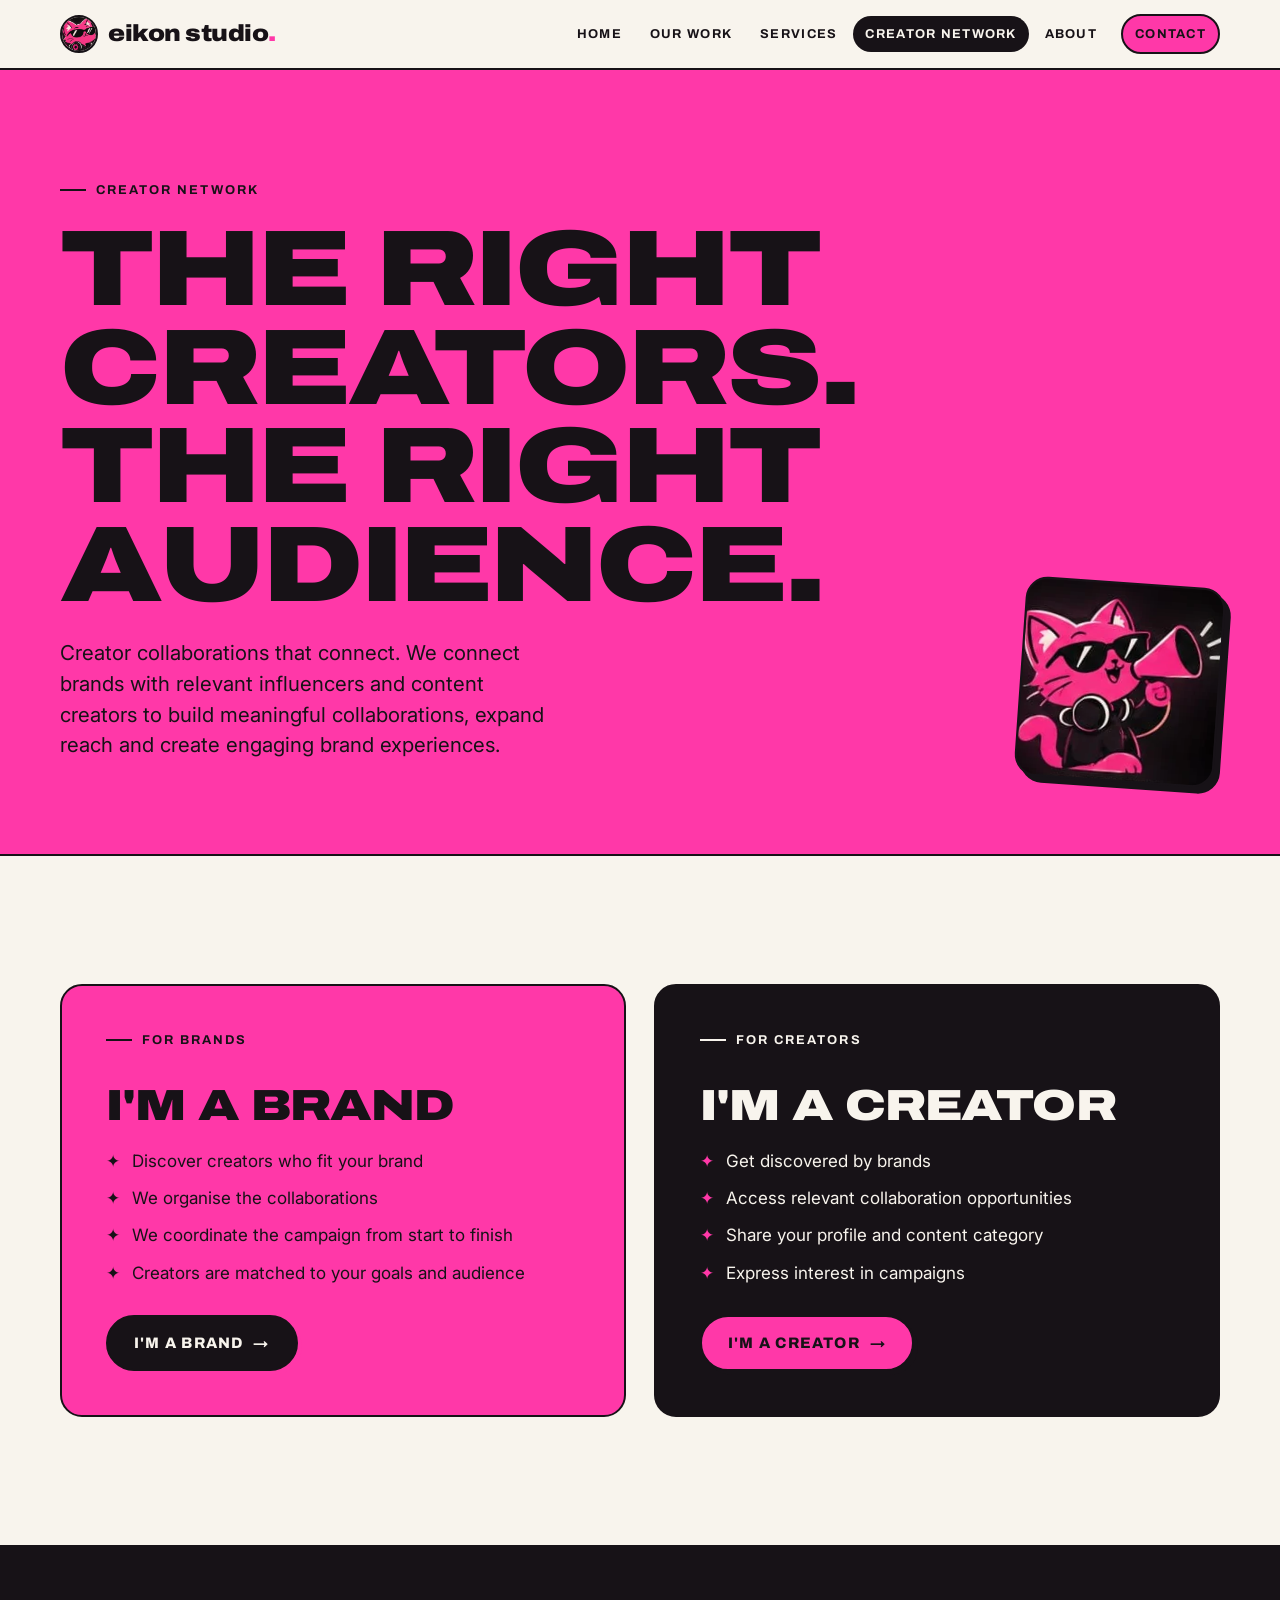
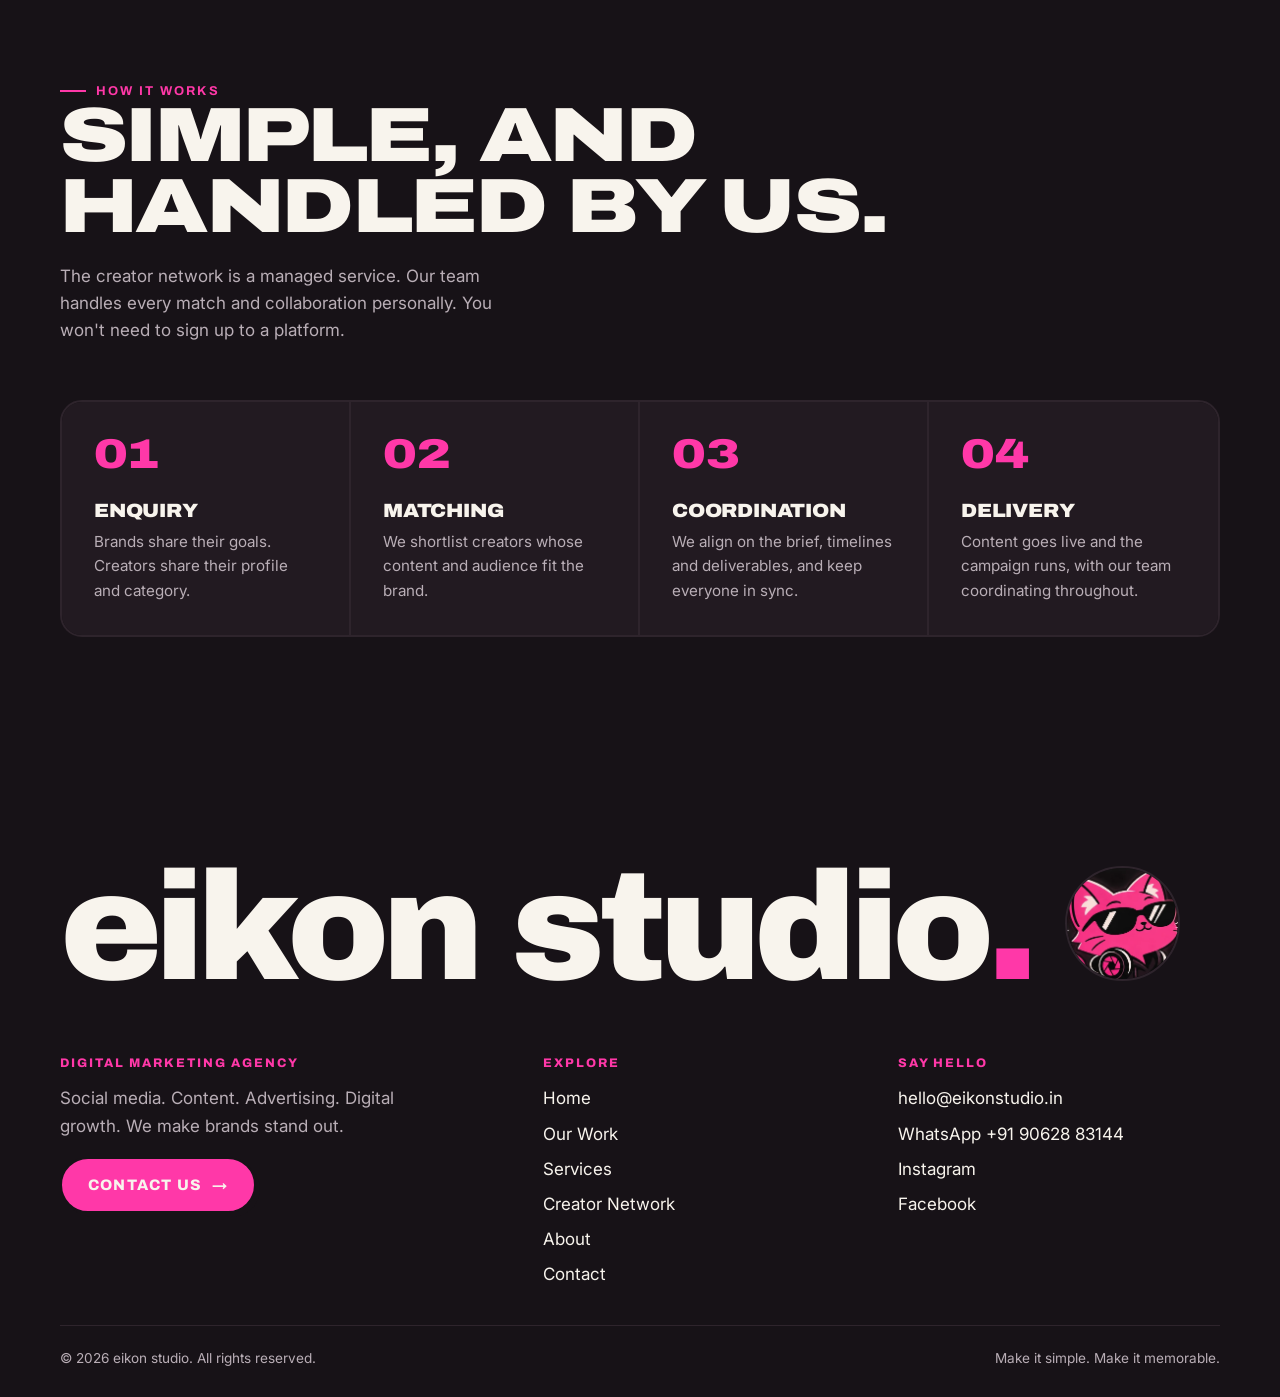
<file: creator-network/index.html>
<!doctype html>
<html lang="en-IN">
<head>
<meta charset="utf-8">
<meta name="viewport" content="width=device-width, initial-scale=1">
<title>Creator Network | eikon studio</title>
<meta name="description" content="The right creators. The right audience. eikon studio connects brands with relevant creators and coordinates collaborations end to end.">
<link rel="canonical" href="https://eikonstudio.in/creator-network/">
<meta name="theme-color" content="#171217">
<meta property="og:type" content="website">
<meta property="og:site_name" content="eikon studio">
<meta property="og:title" content="Creator Network | eikon studio">
<meta property="og:description" content="The right creators. The right audience. eikon studio connects brands with relevant creators and coordinates collaborations end to end.">
<meta property="og:url" content="https://eikonstudio.in/creator-network/">
<meta property="og:image" content="https://eikonstudio.in/assets/img/og-cat.png">
<meta name="twitter:card" content="summary">
<link rel="icon" href="../favicon.ico" sizes="any">
<link rel="icon" type="image/png" href="../favicon.png">
<link rel="apple-touch-icon" href="../apple-touch-icon.png">
<link rel="preconnect" href="https://fonts.googleapis.com">
<link rel="preconnect" href="https://fonts.gstatic.com" crossorigin>
<link rel="stylesheet" href="https://fonts.googleapis.com/css2?family=Archivo:wdth,wght@62..125,400..900&family=Inter:wght@400;500;600;700&display=swap">
<link rel="stylesheet" href="../assets/css/style.css">
<script>document.documentElement.classList.add("js")</script>
</head>
<body>
<a class="skip-link" href="#main">Skip to content</a>
<header class="site-header">
  <div class="wrap">
    <a class="wordmark" href="../" aria-label="eikon studio, home">
      <img src="../assets/img/cat/cat-head.webp" alt="" width="38" height="38">
      <span>eikon studio<span class="dot">.</span></span>
    </a>
    <div class="header-actions">
      <a class="header-contact" href="../contact/">Contact</a>
      <button class="menu-btn" type="button" aria-expanded="false" aria-controls="site-nav">
        <span class="bars" aria-hidden="true"></span><span class="menu-label">Menu</span>
      </button>
    </div>
    <nav class="site-nav" id="site-nav" aria-label="Main">
      <ul class="nav-list">
        <li><a href=".././">Home</a></li>
        <li><a href="../work/">Our Work</a></li>
        <li><a href="../services/">Services</a></li>
        <li><a href="../creator-network/" aria-current="page">Creator Network</a></li>
        <li><a href="../about/">About</a></li>
        <li class="nav-cta"><a href="../contact/">Contact</a></li>
      </ul>
    </nav>
  </div>
</header>
<main id="main">
  <section class="page-hero bg-pink" aria-labelledby="page-title">
    <div class="wrap ph-grid">
      <div>
        <p class="eyebrow">Creator network</p>
        <h1 id="page-title" class="display h-xl">The right creators. The right audience.</h1>
        <p class="lead">Creator collaborations that connect. We connect brands with relevant influencers and content creators to build meaningful collaborations, expand reach and create engaging brand experiences.</p>
      </div>
      <div class="cat-card pose-hover"><img class="pose" src="../assets/img/cat/cat-promote.webp" alt="eikon cat with a megaphone" width="250" height="215"></div>
    </div>
  </section>

  <section class="section" aria-label="Choose your pathway">
    <div class="wrap">
      <div class="paths">
        <div class="path brand reveal">
          <p class="eyebrow">For brands</p>
          <h2 class="display">I'm a brand</h2>
          <ul>
            <li>Discover creators who fit your brand</li>
            <li>We organise the collaborations</li>
            <li>We coordinate the campaign from start to finish</li>
            <li>Creators are matched to your goals and audience</li>
          </ul>
          <button class="btn" type="button" data-path="brand-form" aria-controls="brand-form" aria-expanded="false">I'm a brand <span class="arrow" aria-hidden="true">→</span></button>
        </div>
        <div class="path creator reveal">
          <p class="eyebrow">For creators</p>
          <h2 class="display">I'm a creator</h2>
          <ul>
            <li>Get discovered by brands</li>
            <li>Access relevant collaboration opportunities</li>
            <li>Share your profile and content category</li>
            <li>Express interest in campaigns</li>
          </ul>
          <button class="btn btn-pink" type="button" data-path="creator-form" aria-controls="creator-form" aria-expanded="false">I'm a creator <span class="arrow" aria-hidden="true">→</span></button>
        </div>
      </div>

      <!-- Brand form -->
      <div class="form-panel" id="brand-form" hidden>
        <div class="form-card">
          <h2 class="display h-md" style="margin-bottom:8px">Find creators for your brand</h2>
          <p class="muted">Tell us a little about your brand. We'll get back to you to discuss matches.</p>
          <form data-enquiry>
            <input type="hidden" name="_subject" value="New creator network enquiry (brand)">
            <input type="hidden" name="form" value="Creator network: brand">
            <input type="hidden" name="_template" value="table">
            <div class="hp" aria-hidden="true"><label>Leave empty <input type="text" name="_honey" tabindex="-1" autocomplete="off"></label></div>
            <div class="form-grid">
              <div class="field"><label for="b-name">Your name <span class="req">*</span></label><input id="b-name" name="name" autocomplete="name" required><span class="err">Please enter your name.</span></div>
              <div class="field"><label for="b-email">Email <span class="req">*</span></label><input id="b-email" name="email" type="email" autocomplete="email" required><span class="err">Please enter a valid email.</span></div>
              <div class="field"><label for="b-brand">Brand name <span class="req">*</span></label><input id="b-brand" name="brand" autocomplete="organization" required><span class="err">Please enter your brand name.</span></div>
              <div class="field"><label for="b-cat">Industry <span class="opt">(optional)</span></label>
                <select id="b-cat" name="industry">
                  <option value="">Choose one</option><option>Jewellery</option><option>Fashion</option><option>Food &amp; cafés</option><option>Beauty</option><option>Product</option><option>Other</option>
                </select>
              </div>
              <div class="field full"><label for="b-msg">What are you looking for? <span class="req">*</span></label><textarea id="b-msg" name="message" placeholder="e.g. 3–5 local food creators for a café launch next month" required></textarea><span class="err">Please tell us a little about what you need.</span></div>
            </div>
            <div class="form-actions">
              <button class="btn btn-pink" type="submit"><span class="spinner" aria-hidden="true"></span>Send enquiry</button>
              <button class="btn btn-ghost" type="button" data-whatsapp>Send on WhatsApp</button>
            </div>
            <div class="form-status" role="status" aria-live="polite"></div>
          </form>
        </div>
      </div>

      <!-- Creator form -->
      <div class="form-panel" id="creator-form" hidden>
        <div class="form-card">
          <h2 class="display h-md" style="margin-bottom:8px">Join the creator network</h2>
          <p class="muted">Share your profile and we'll reach out when a relevant collaboration comes up.</p>
          <form data-enquiry>
            <input type="hidden" name="_subject" value="New creator network sign-up (creator)">
            <input type="hidden" name="form" value="Creator network: creator">
            <input type="hidden" name="_template" value="table">
            <div class="hp" aria-hidden="true"><label>Leave empty <input type="text" name="_honey" tabindex="-1" autocomplete="off"></label></div>
            <div class="form-grid">
              <div class="field"><label for="c-name">Your name <span class="req">*</span></label><input id="c-name" name="name" autocomplete="name" required><span class="err">Please enter your name.</span></div>
              <div class="field"><label for="c-email">Email <span class="req">*</span></label><input id="c-email" name="email" type="email" autocomplete="email" required><span class="err">Please enter a valid email.</span></div>
              <div class="field"><label for="c-handle">Instagram handle or profile link <span class="req">*</span></label><input id="c-handle" name="profile" placeholder="@yourhandle" required><span class="err">Please share your profile.</span></div>
              <div class="field"><label for="c-cat">Content category <span class="req">*</span></label>
                <select id="c-cat" name="category" required>
                  <option value="">Choose one</option><option>Fashion</option><option>Jewellery &amp; accessories</option><option>Food</option><option>Beauty</option><option>Lifestyle</option><option>Travel</option><option>Tech</option><option>Other</option>
                </select><span class="err">Please choose a category.</span>
              </div>
              <div class="field"><label for="c-city">City <span class="opt">(optional)</span></label><input id="c-city" name="city" autocomplete="address-level2"></div>
              <div class="field"><label for="c-size">Audience size <span class="opt">(optional)</span></label>
                <select id="c-size" name="audience_size">
                  <option value="">Choose one</option><option>Under 10k</option><option>10k–50k</option><option>50k–100k</option><option>100k+</option>
                </select>
              </div>
              <div class="field full"><label for="c-msg">Anything else? <span class="opt">(optional)</span></label><textarea id="c-msg" name="message" placeholder="The kinds of brands and campaigns you'd love to work with"></textarea></div>
            </div>
            <div class="form-actions">
              <button class="btn btn-pink" type="submit"><span class="spinner" aria-hidden="true"></span>Send my profile</button>
              <button class="btn btn-ghost" type="button" data-whatsapp>Send on WhatsApp</button>
            </div>
            <div class="form-status" role="status" aria-live="polite"></div>
          </form>
        </div>
      </div>
    </div>
  </section>

  <section class="section bg-ink" aria-labelledby="how-title">
    <div class="wrap">
      <div class="sec-head reveal">
        <div>
          <p class="eyebrow">How it works</p>
          <h2 id="how-title" class="display h-lg">Simple, and handled by us.</h2>
        </div>
        <p class="muted">The creator network is a managed service. Our team handles every match and collaboration personally. You won't need to sign up to a platform.</p>
      </div>
      <ol class="steps reveal">
        <li><h3>Enquiry</h3><p>Brands share their goals. Creators share their profile and category.</p></li>
        <li><h3>Matching</h3><p>We shortlist creators whose content and audience fit the brand.</p></li>
        <li><h3>Coordination</h3><p>We align on the brief, timelines and deliverables, and keep everyone in sync.</p></li>
        <li><h3>Delivery</h3><p>Content goes live and the campaign runs, with our team coordinating throughout.</p></li>
      </ol>
    </div>
  </section>
</main>
<footer class="site-footer">
  <div class="wrap">
    <p class="foot-big" aria-hidden="true"><span>eikon</span> <span class="nw">studio<span class="dot">.</span></span><img class="peek" src="../assets/img/cat/cat-head.webp" alt="" width="120" height="120" loading="lazy"></p>
    <div class="foot-grid">
      <div>
        <h2>Digital marketing agency</h2>
        <p>Social media. Content. Advertising. Digital growth. We make brands stand out.</p>
        <a class="btn btn-pink" href="../contact/">Contact us <span class="arrow" aria-hidden="true">→</span></a>
      </div>
      <div>
        <h2>Explore</h2>
        <ul>
          <li><a href=".././">Home</a></li>
          <li><a href="../work/">Our Work</a></li>
          <li><a href="../services/">Services</a></li>
          <li><a href="../creator-network/">Creator Network</a></li>
          <li><a href="../about/">About</a></li>
          <li><a href="../contact/">Contact</a></li>
        </ul>
      </div>
      <div>
        <h2>Say hello</h2>
        <ul>
          <li><a href="mailto:hello@eikonstudio.in">hello@eikonstudio.in</a></li>
          <li><a href="https://wa.me/919062883144" target="_blank" rel="noopener">WhatsApp +91 90628 83144</a></li>
          <li><a href="https://www.instagram.com/eikon_studios_stories/" target="_blank" rel="noopener">Instagram</a></li>
          <li><a href="https://www.facebook.com/share/1A7EmL7HiE/" target="_blank" rel="noopener">Facebook</a></li>
        </ul>
      </div>
    </div>
    <div class="foot-bottom">
      <span>© <span data-year>2026</span> eikon studio. All rights reserved.</span>
      <span>Make it simple. Make it memorable.</span>
    </div>
  </div>
</footer>
<script src="../assets/js/main.js" defer></script>

</body>
</html>
</file>
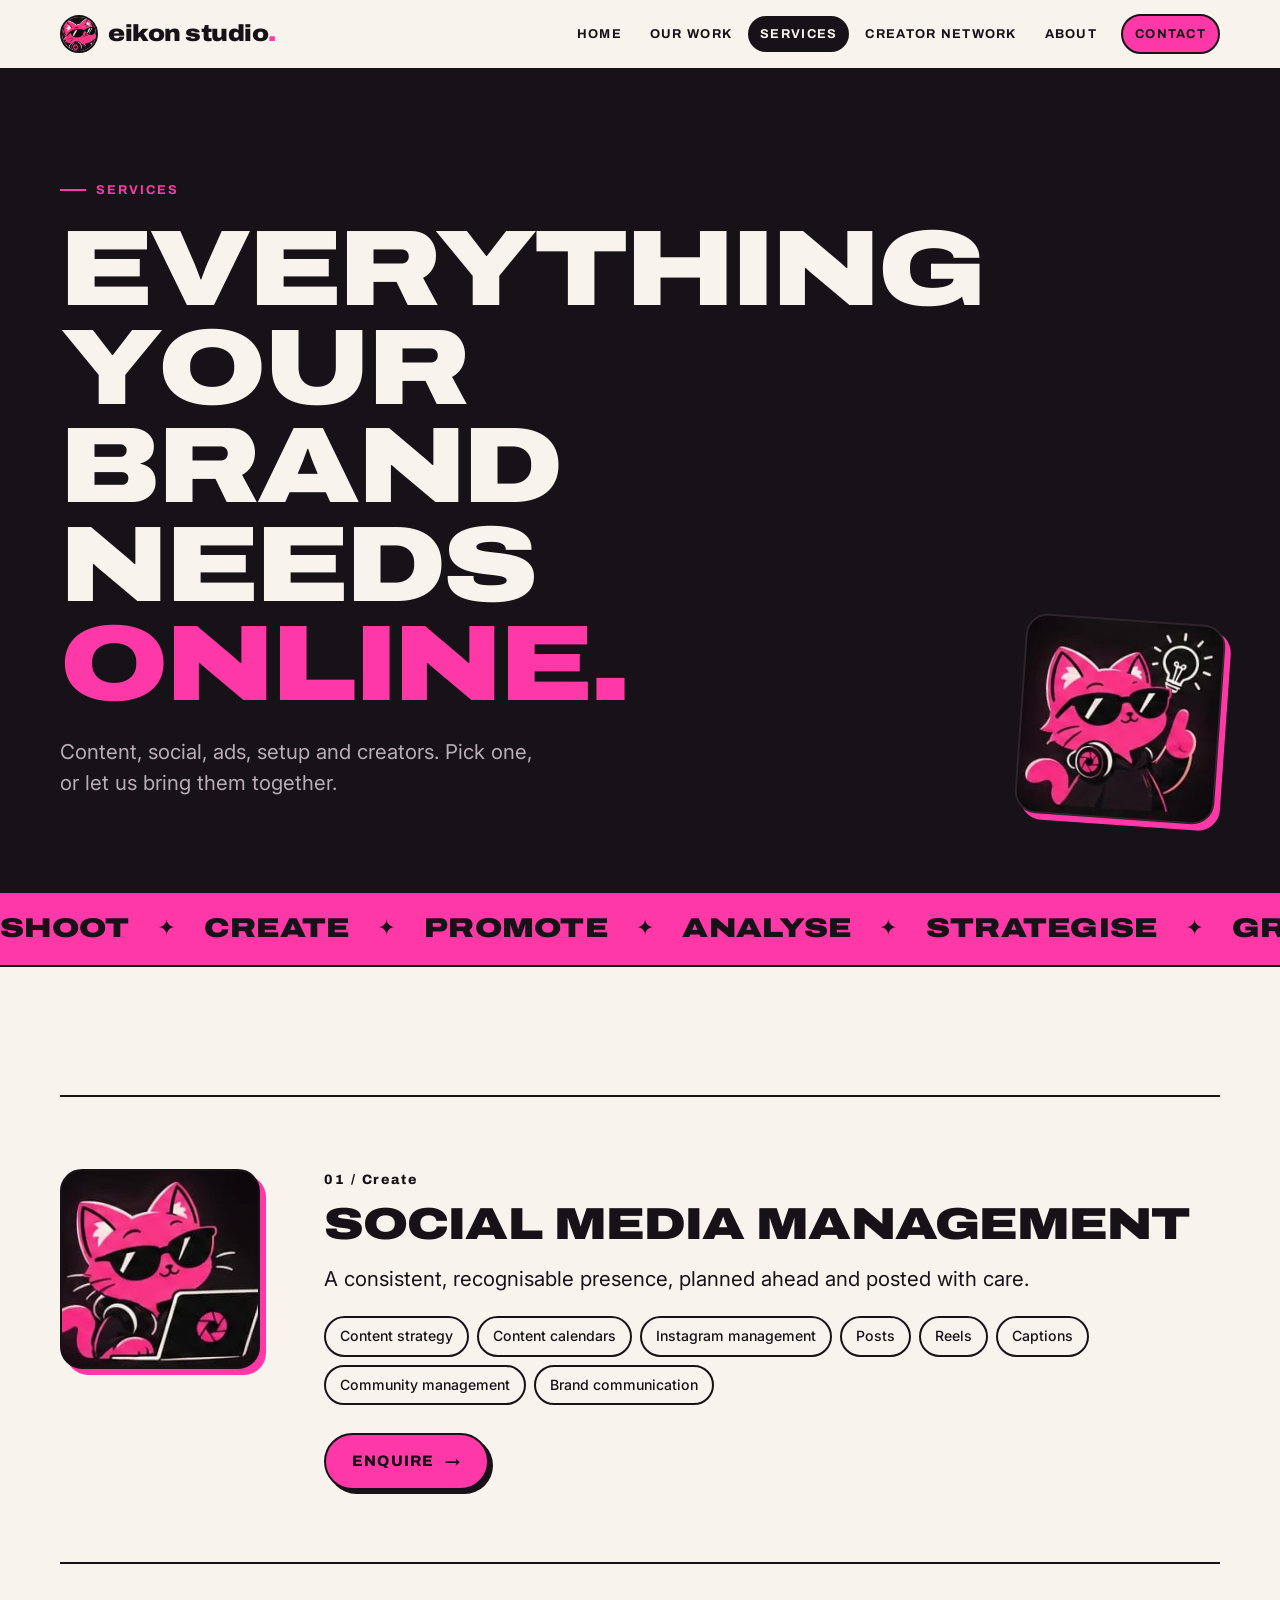
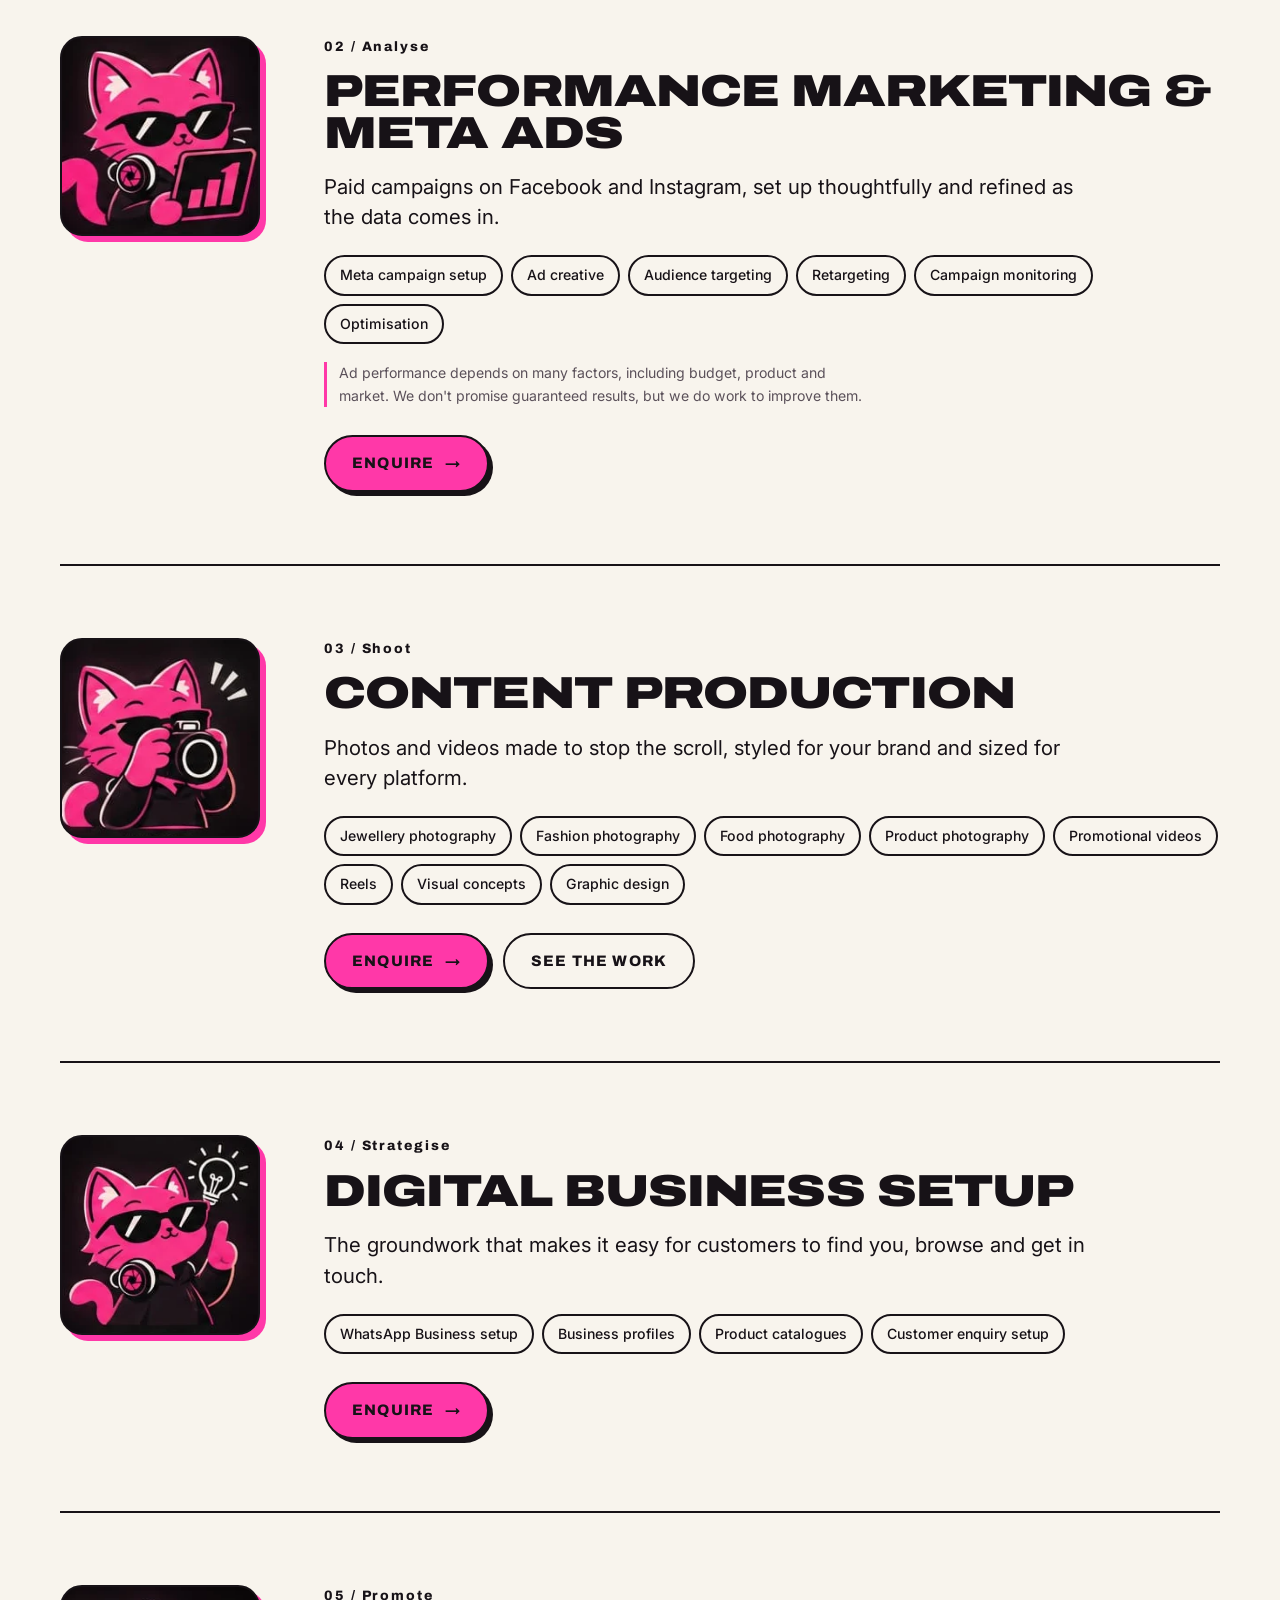
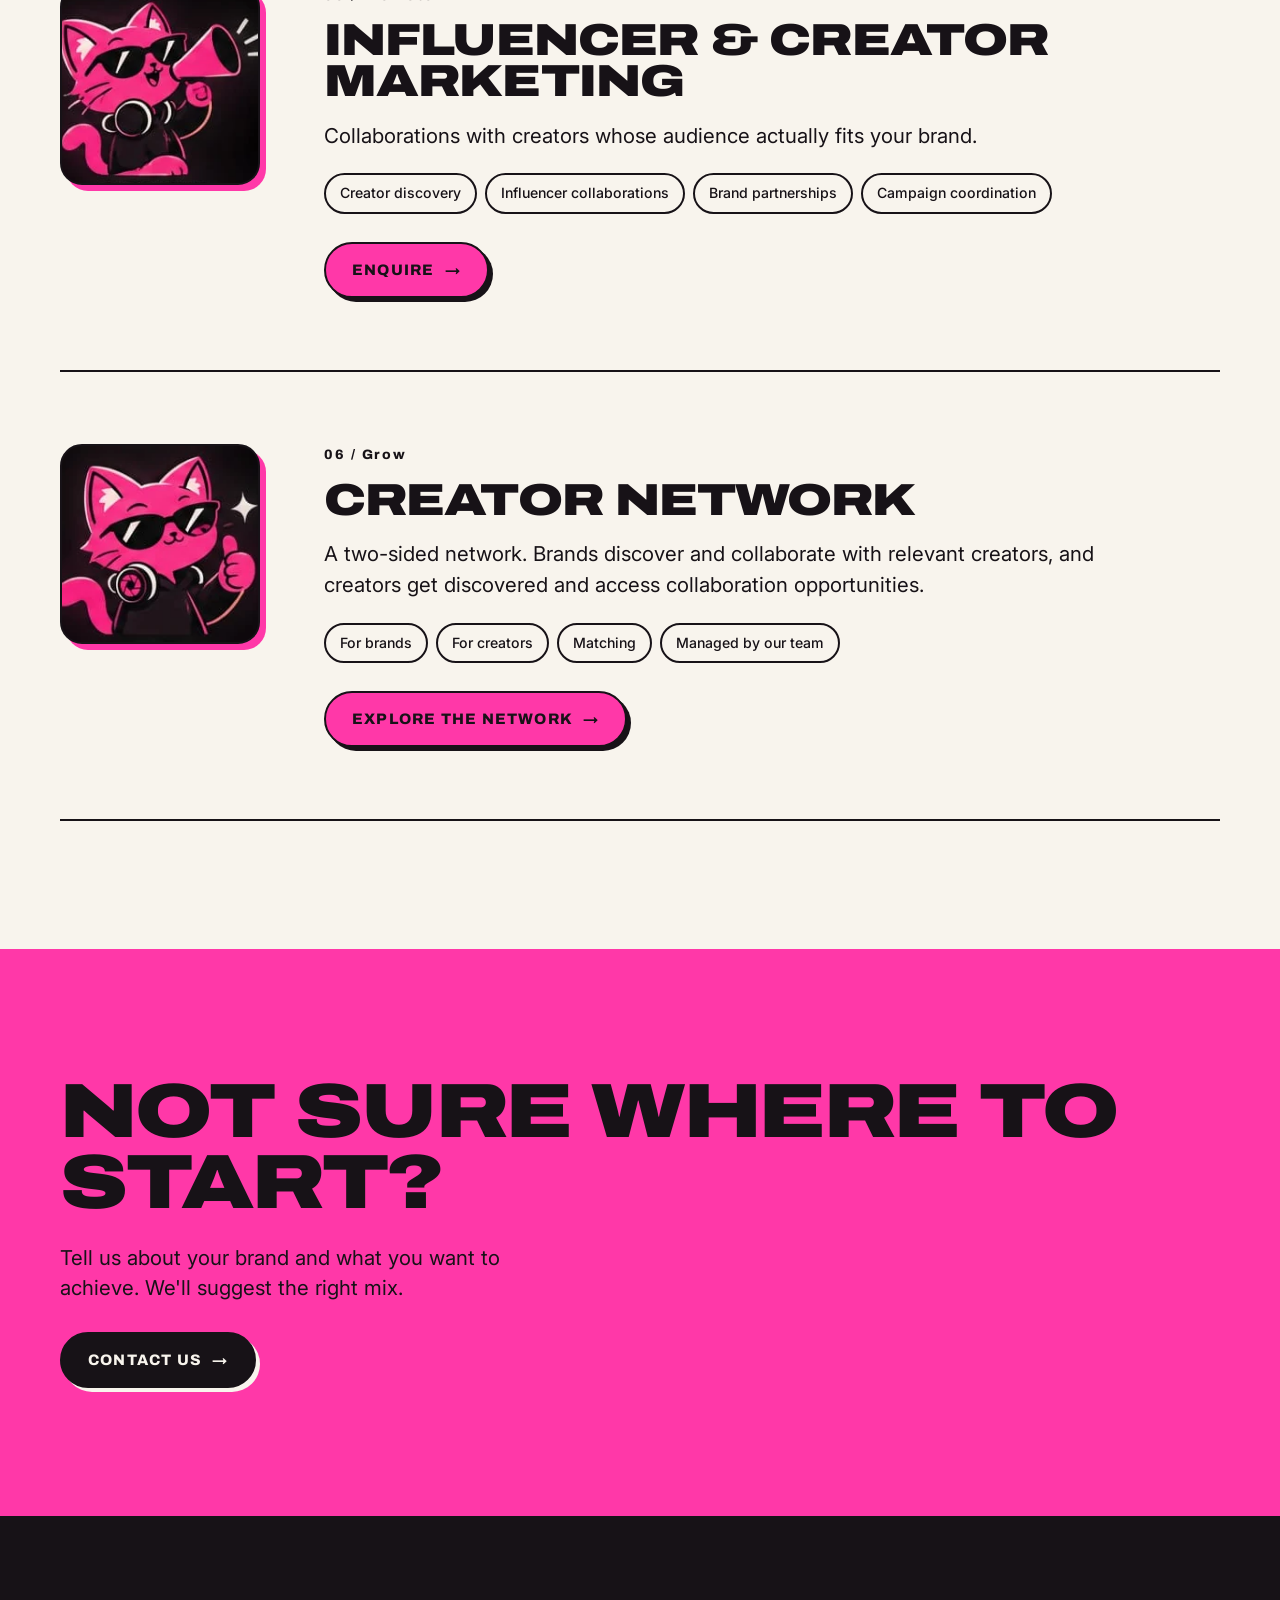
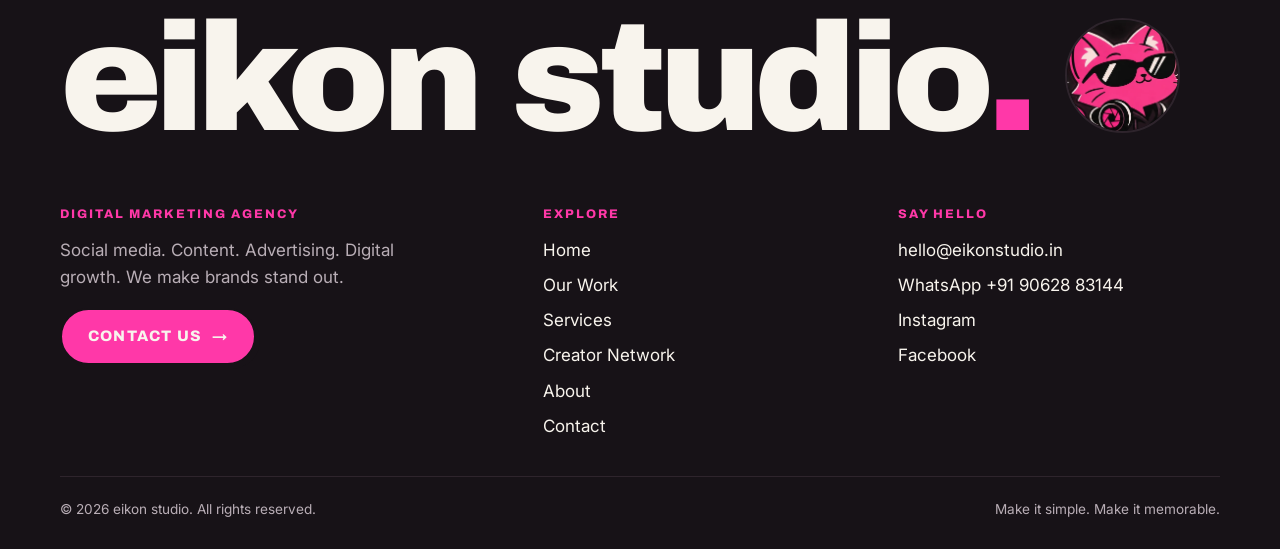
<file: services/index.html>
<!doctype html>
<html lang="en-IN">
<head>
<meta charset="utf-8">
<meta name="viewport" content="width=device-width, initial-scale=1">
<title>Services | eikon studio</title>
<meta name="description" content="Social media management, performance marketing and Meta ads, content production, digital business setup, influencer marketing and a creator network.">
<link rel="canonical" href="https://eikonstudio.in/services/">
<meta name="theme-color" content="#171217">
<meta property="og:type" content="website">
<meta property="og:site_name" content="eikon studio">
<meta property="og:title" content="Services | eikon studio">
<meta property="og:description" content="Social media management, performance marketing and Meta ads, content production, digital business setup, influencer marketing and a creator network.">
<meta property="og:url" content="https://eikonstudio.in/services/">
<meta property="og:image" content="https://eikonstudio.in/assets/img/og-cat.png">
<meta name="twitter:card" content="summary">
<link rel="icon" href="../favicon.ico" sizes="any">
<link rel="icon" type="image/png" href="../favicon.png">
<link rel="apple-touch-icon" href="../apple-touch-icon.png">
<link rel="preconnect" href="https://fonts.googleapis.com">
<link rel="preconnect" href="https://fonts.gstatic.com" crossorigin>
<link rel="stylesheet" href="https://fonts.googleapis.com/css2?family=Archivo:wdth,wght@62..125,400..900&family=Inter:wght@400;500;600;700&display=swap">
<link rel="stylesheet" href="../assets/css/style.css">
<script>document.documentElement.classList.add("js")</script>
</head>
<body>
<a class="skip-link" href="#main">Skip to content</a>
<header class="site-header">
  <div class="wrap">
    <a class="wordmark" href="../" aria-label="eikon studio, home">
      <img src="../assets/img/cat/cat-head.webp" alt="" width="38" height="38">
      <span>eikon studio<span class="dot">.</span></span>
    </a>
    <div class="header-actions">
      <a class="header-contact" href="../contact/">Contact</a>
      <button class="menu-btn" type="button" aria-expanded="false" aria-controls="site-nav">
        <span class="bars" aria-hidden="true"></span><span class="menu-label">Menu</span>
      </button>
    </div>
    <nav class="site-nav" id="site-nav" aria-label="Main">
      <ul class="nav-list">
        <li><a href=".././">Home</a></li>
        <li><a href="../work/">Our Work</a></li>
        <li><a href="../services/" aria-current="page">Services</a></li>
        <li><a href="../creator-network/">Creator Network</a></li>
        <li><a href="../about/">About</a></li>
        <li class="nav-cta"><a href="../contact/">Contact</a></li>
      </ul>
    </nav>
  </div>
</header>
<main id="main">
  <section class="page-hero bg-ink" aria-labelledby="page-title">
    <div class="wrap ph-grid">
      <div>
        <p class="eyebrow">Services</p>
        <h1 id="page-title" class="display h-xl">Everything your brand needs <span class="text-pink">online.</span></h1>
        <p class="lead muted">Content, social, ads, setup and creators. Pick one, or let us bring them together.</p>
      </div>
      <div class="cat-card pose-hover"><img class="pose" src="../assets/img/cat/cat-strategise.webp" alt="eikon cat with a lightbulb idea" width="250" height="225"></div>
    </div>
  </section>

  <div class="marquee" aria-hidden="true">
    <div class="marquee-track">
      <span>Shoot</span><span>Create</span><span>Promote</span><span>Analyse</span><span>Strategise</span><span>Grow</span>
      <span>Shoot</span><span>Create</span><span>Promote</span><span>Analyse</span><span>Strategise</span><span>Grow</span>
    </div>
  </div>

  <section class="section" aria-label="Our services">
    <div class="wrap">

      <article class="svc-detail reveal" id="social-media">
        <div class="cat-card pose-hover"><img class="pose" src="../assets/img/cat/cat-create.webp" alt="eikon cat creating on a laptop" loading="lazy" width="250" height="215"></div>
        <div>
          <span class="n">01 / Create</span>
          <h2 class="display h-md">Social media management</h2>
          <p class="lead">A consistent, recognisable presence, planned ahead and posted with care.</p>
          <ul class="chips">
            <li>Content strategy</li><li>Content calendars</li><li>Instagram management</li><li>Posts</li><li>Reels</li><li>Captions</li><li>Community management</li><li>Brand communication</li>
          </ul>
          <div class="btn-row" style="margin-top:28px"><a class="btn btn-pink" href="../contact/?service=Social%20media%20management">Enquire <span class="arrow" aria-hidden="true">→</span></a></div>
        </div>
      </article>

      <article class="svc-detail reveal" id="performance-marketing">
        <div class="cat-card pose-hover"><img class="pose" src="../assets/img/cat/cat-analyse.webp" alt="eikon cat holding a growth chart" loading="lazy" width="250" height="210"></div>
        <div>
          <span class="n">02 / Analyse</span>
          <h2 class="display h-md">Performance marketing &amp; Meta ads</h2>
          <p class="lead">Paid campaigns on Facebook and Instagram, set up thoughtfully and refined as the data comes in.</p>
          <ul class="chips">
            <li>Meta campaign setup</li><li>Ad creative</li><li>Audience targeting</li><li>Retargeting</li><li>Campaign monitoring</li><li>Optimisation</li>
          </ul>
          <p class="note">Ad performance depends on many factors, including budget, product and market. We don't promise guaranteed results, but we do work to improve them.</p>
          <div class="btn-row" style="margin-top:28px"><a class="btn btn-pink" href="../contact/?service=Performance%20marketing%20%26%20Meta%20ads">Enquire <span class="arrow" aria-hidden="true">→</span></a></div>
        </div>
      </article>

      <article class="svc-detail reveal" id="content-production">
        <div class="cat-card pose-hover"><img class="pose" src="../assets/img/cat/cat-shoot.webp" alt="eikon cat taking a photo" loading="lazy" width="240" height="215"></div>
        <div>
          <span class="n">03 / Shoot</span>
          <h2 class="display h-md">Content production</h2>
          <p class="lead">Photos and videos made to stop the scroll, styled for your brand and sized for every platform.</p>
          <ul class="chips">
            <li>Jewellery photography</li><li>Fashion photography</li><li>Food photography</li><li>Product photography</li><li>Promotional videos</li><li>Reels</li><li>Visual concepts</li><li>Graphic design</li>
          </ul>
          <div class="btn-row" style="margin-top:28px">
            <a class="btn btn-pink" href="../contact/?service=Content%20production">Enquire <span class="arrow" aria-hidden="true">→</span></a>
            <a class="btn btn-ghost" href="../work/">See the work</a>
          </div>
        </div>
      </article>

      <article class="svc-detail reveal" id="digital-setup">
        <div class="cat-card pose-hover"><img class="pose" src="../assets/img/cat/cat-strategise.webp" alt="eikon cat with a lightbulb idea" loading="lazy" width="250" height="225"></div>
        <div>
          <span class="n">04 / Strategise</span>
          <h2 class="display h-md">Digital business setup</h2>
          <p class="lead">The groundwork that makes it easy for customers to find you, browse and get in touch.</p>
          <ul class="chips">
            <li>WhatsApp Business setup</li><li>Business profiles</li><li>Product catalogues</li><li>Customer enquiry setup</li>
          </ul>
          <div class="btn-row" style="margin-top:28px"><a class="btn btn-pink" href="../contact/?service=Digital%20business%20setup">Enquire <span class="arrow" aria-hidden="true">→</span></a></div>
        </div>
      </article>

      <article class="svc-detail reveal" id="influencer-marketing">
        <div class="cat-card pose-hover"><img class="pose" src="../assets/img/cat/cat-promote.webp" alt="eikon cat with a megaphone" loading="lazy" width="250" height="215"></div>
        <div>
          <span class="n">05 / Promote</span>
          <h2 class="display h-md">Influencer &amp; creator marketing</h2>
          <p class="lead">Collaborations with creators whose audience actually fits your brand.</p>
          <ul class="chips">
            <li>Creator discovery</li><li>Influencer collaborations</li><li>Brand partnerships</li><li>Campaign coordination</li>
          </ul>
          <div class="btn-row" style="margin-top:28px"><a class="btn btn-pink" href="../contact/?service=Influencer%20%26%20creator%20marketing">Enquire <span class="arrow" aria-hidden="true">→</span></a></div>
        </div>
      </article>

      <article class="svc-detail reveal" id="creator-network">
        <div class="cat-card pose-hover"><img class="pose" src="../assets/img/cat/cat-grow.webp" alt="eikon cat giving a thumbs up" loading="lazy" width="250" height="210"></div>
        <div>
          <span class="n">06 / Grow</span>
          <h2 class="display h-md">Creator network</h2>
          <p class="lead">A two-sided network. Brands discover and collaborate with relevant creators, and creators get discovered and access collaboration opportunities.</p>
          <ul class="chips">
            <li>For brands</li><li>For creators</li><li>Matching</li><li>Managed by our team</li>
          </ul>
          <div class="btn-row" style="margin-top:28px">
            <a class="btn btn-pink" href="../creator-network/">Explore the network <span class="arrow" aria-hidden="true">→</span></a>
          </div>
        </div>
      </article>

    </div>
  </section>

  <section class="section bg-pink cta-final" aria-labelledby="cta-title">
    <div class="wrap cta-grid">
      <div>
        <h2 id="cta-title" class="display h-lg">Not sure where to start?</h2>
        <p class="lead">Tell us about your brand and what you want to achieve. We'll suggest the right mix.</p>
        <div class="btn-row" style="margin-top:28px"><a class="btn" href="../contact/">Contact us <span class="arrow" aria-hidden="true">→</span></a></div>
      </div>
    </div>
  </section>
</main>
<footer class="site-footer">
  <div class="wrap">
    <p class="foot-big" aria-hidden="true"><span>eikon</span> <span class="nw">studio<span class="dot">.</span></span><img class="peek" src="../assets/img/cat/cat-head.webp" alt="" width="120" height="120" loading="lazy"></p>
    <div class="foot-grid">
      <div>
        <h2>Digital marketing agency</h2>
        <p>Social media. Content. Advertising. Digital growth. We make brands stand out.</p>
        <a class="btn btn-pink" href="../contact/">Contact us <span class="arrow" aria-hidden="true">→</span></a>
      </div>
      <div>
        <h2>Explore</h2>
        <ul>
          <li><a href=".././">Home</a></li>
          <li><a href="../work/">Our Work</a></li>
          <li><a href="../services/">Services</a></li>
          <li><a href="../creator-network/">Creator Network</a></li>
          <li><a href="../about/">About</a></li>
          <li><a href="../contact/">Contact</a></li>
        </ul>
      </div>
      <div>
        <h2>Say hello</h2>
        <ul>
          <li><a href="mailto:hello@eikonstudio.in">hello@eikonstudio.in</a></li>
          <li><a href="https://wa.me/919062883144" target="_blank" rel="noopener">WhatsApp +91 90628 83144</a></li>
          <li><a href="https://www.instagram.com/eikon_studios_stories/" target="_blank" rel="noopener">Instagram</a></li>
          <li><a href="https://www.facebook.com/share/1A7EmL7HiE/" target="_blank" rel="noopener">Facebook</a></li>
        </ul>
      </div>
    </div>
    <div class="foot-bottom">
      <span>© <span data-year>2026</span> eikon studio. All rights reserved.</span>
      <span>Make it simple. Make it memorable.</span>
    </div>
  </div>
</footer>
<script src="../assets/js/main.js" defer></script>

</body>
</html>
</file>
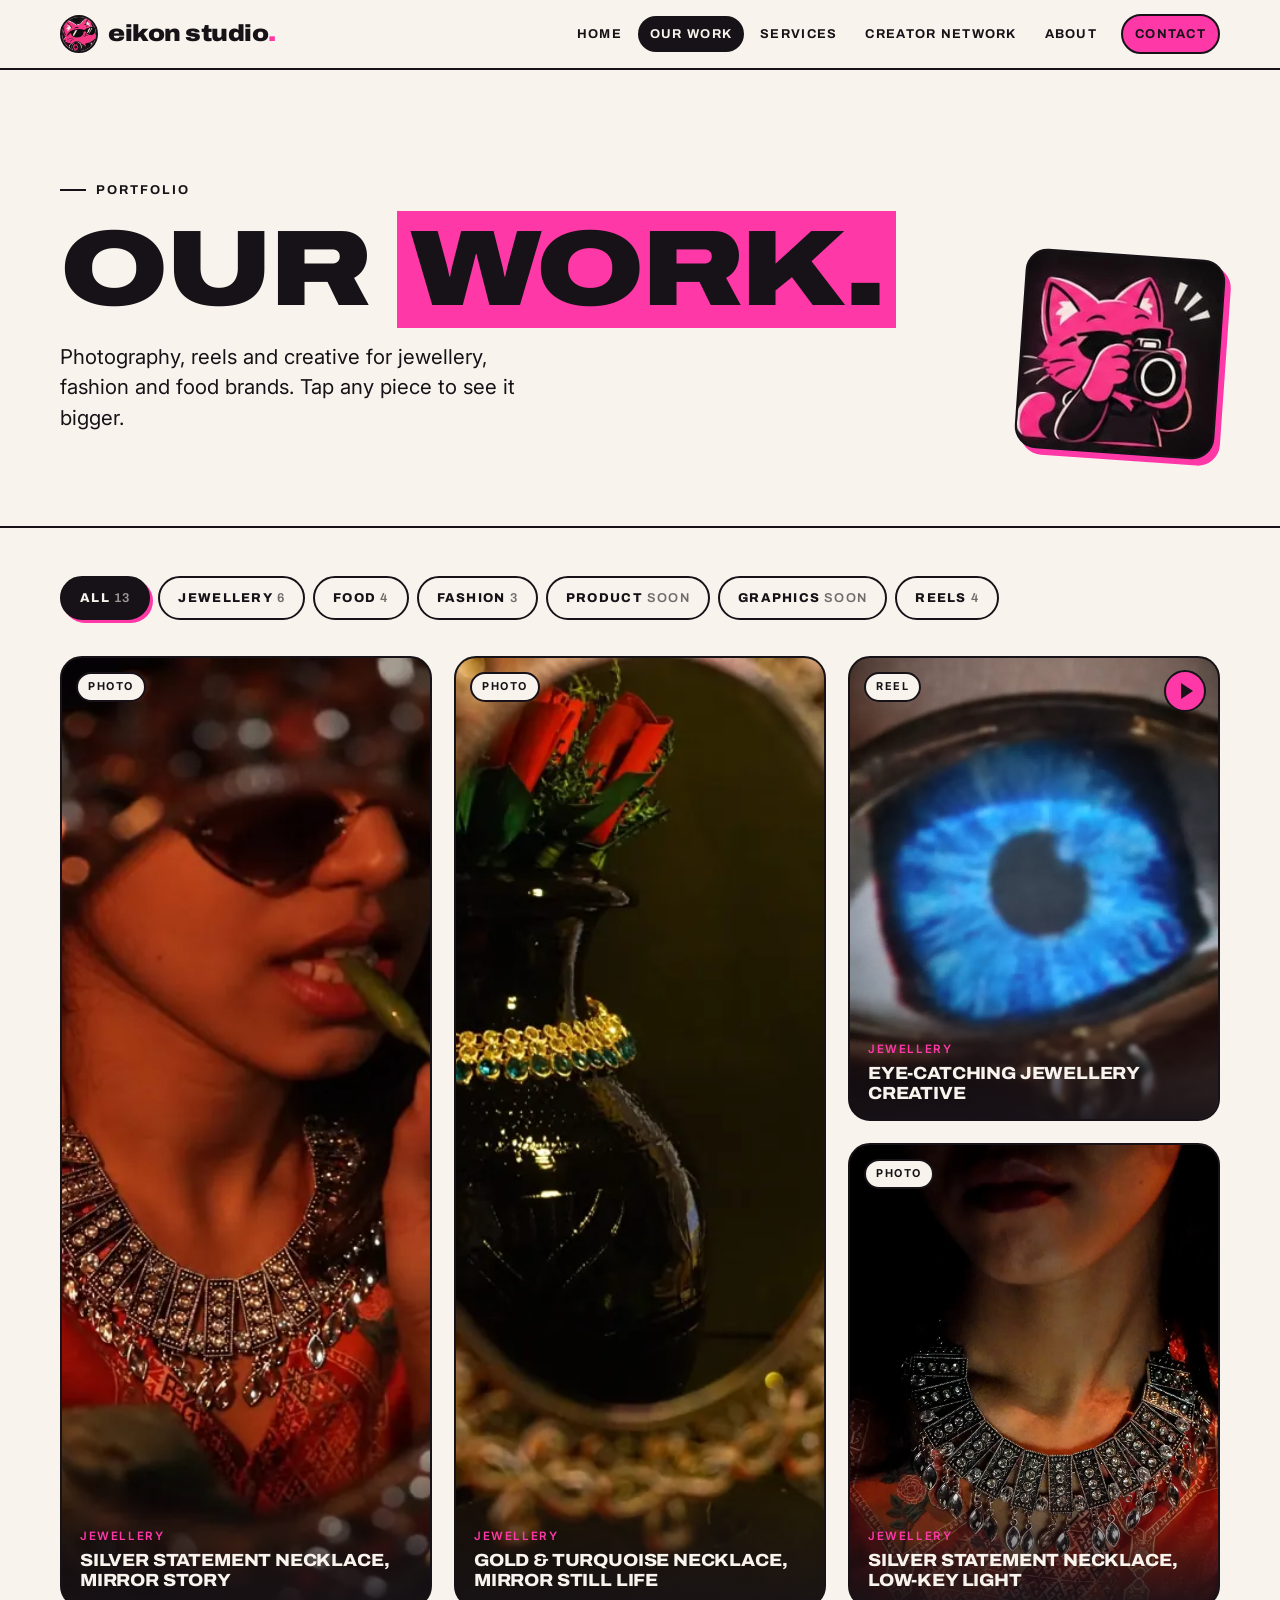
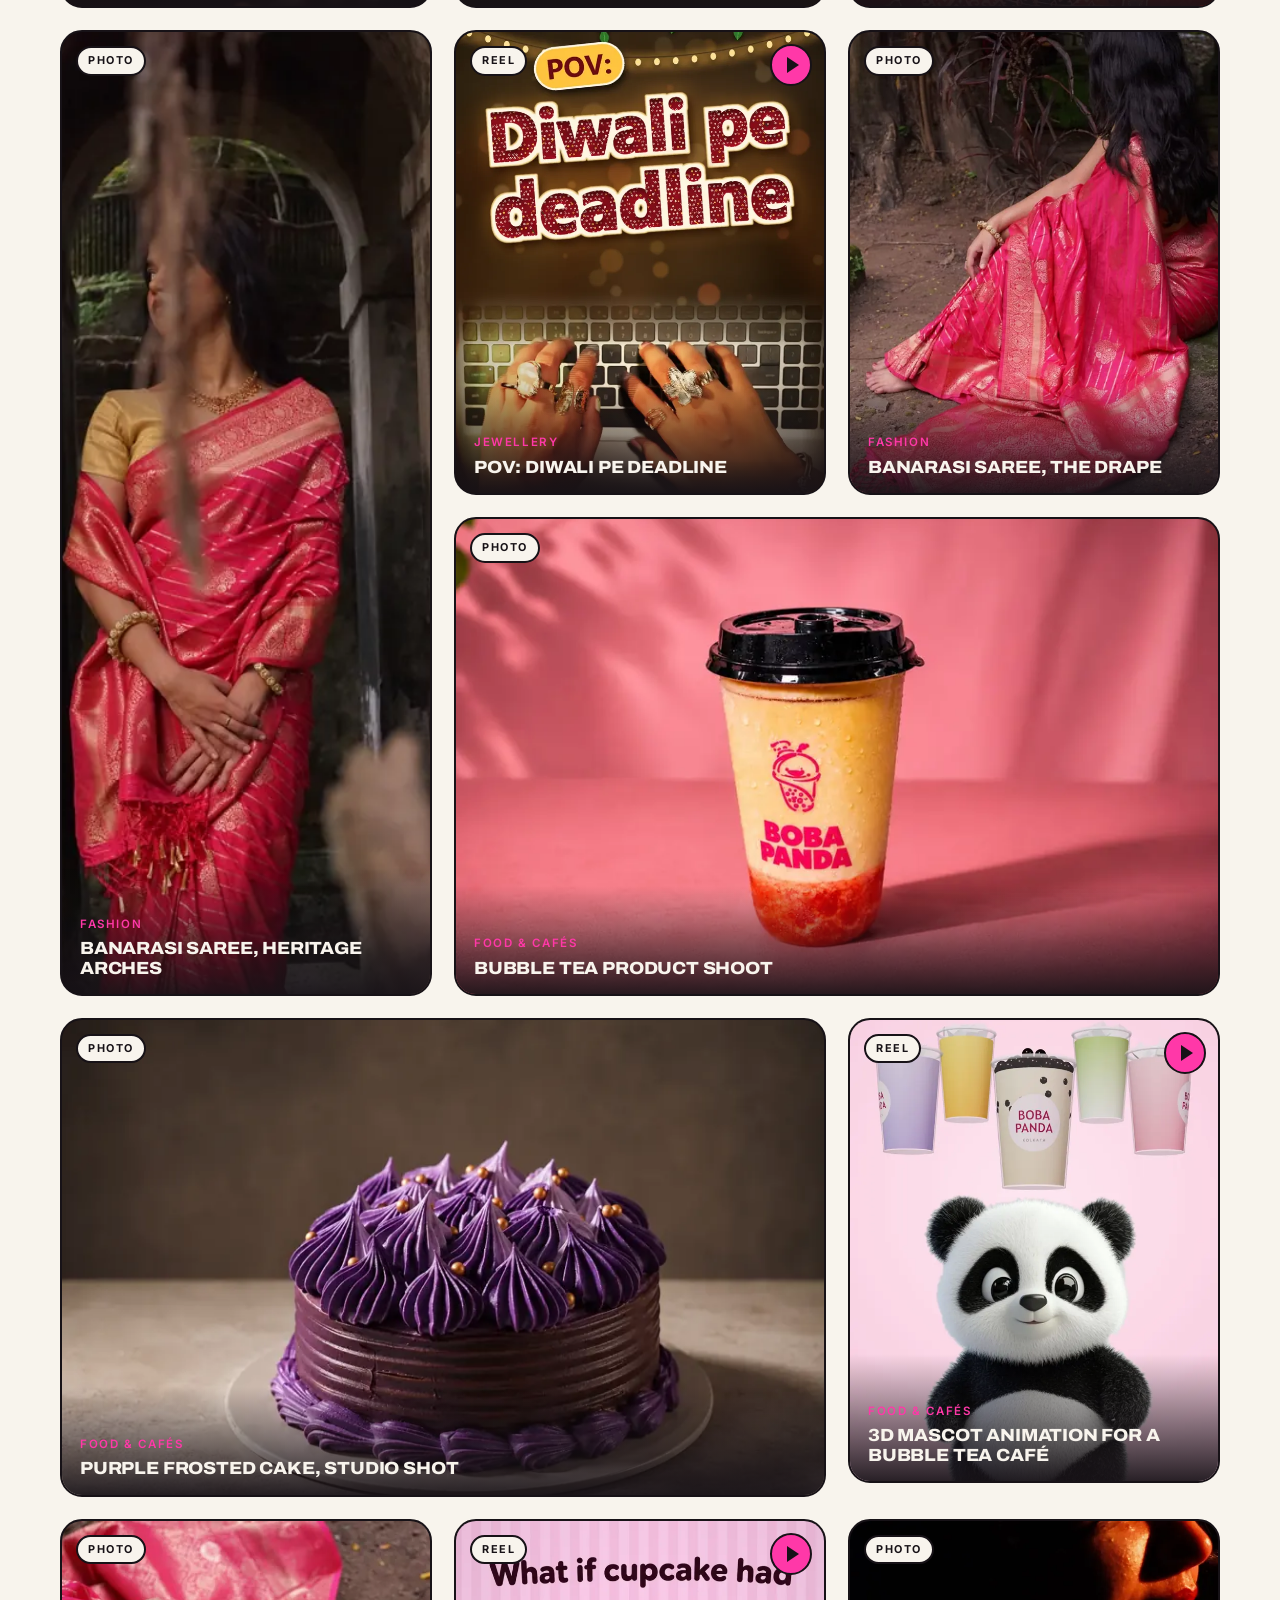
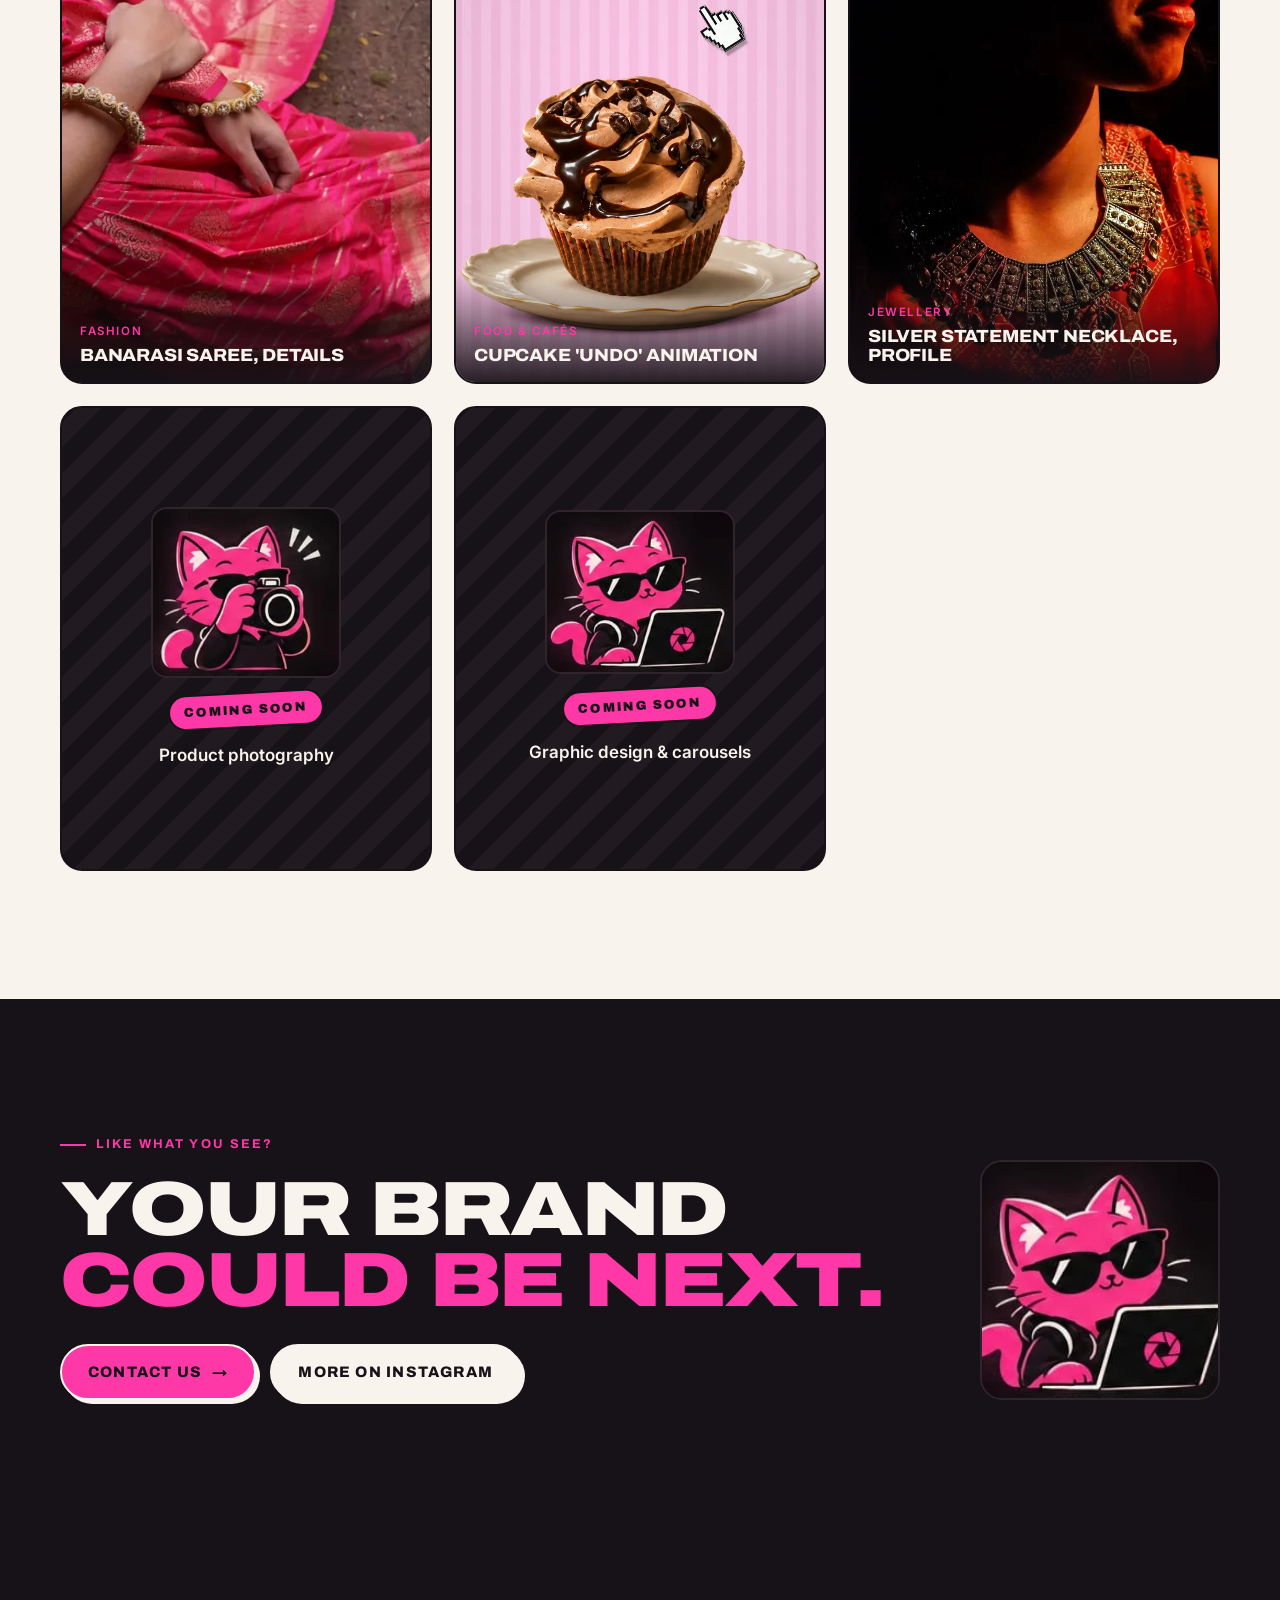
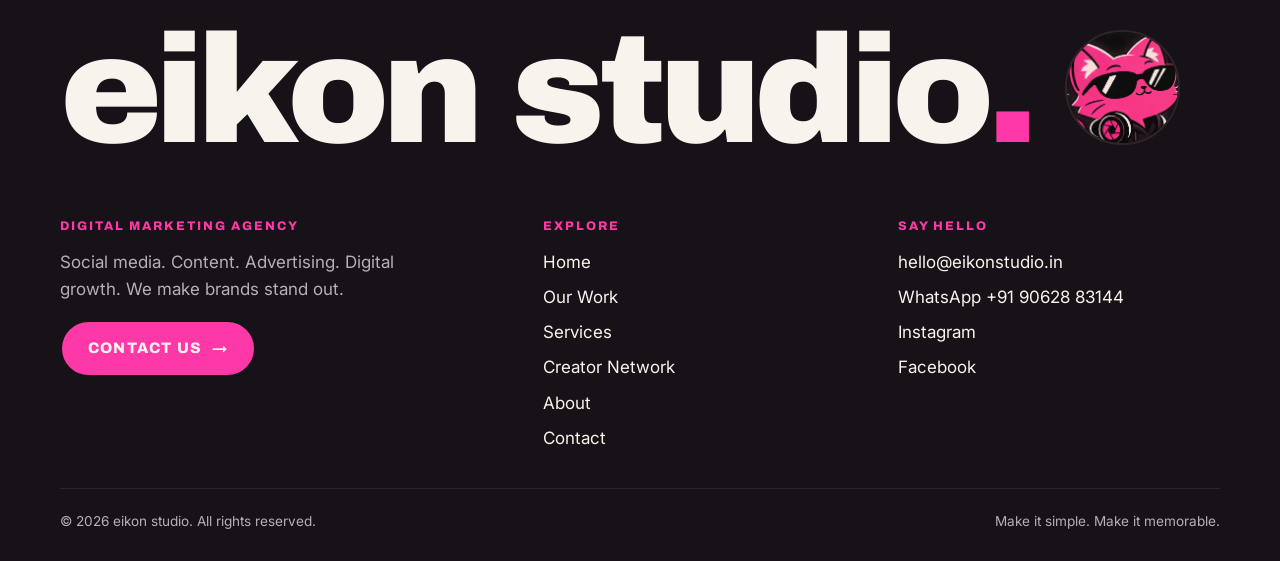
<file: work/index.html>
<!doctype html>
<html lang="en-IN">
<head>
<meta charset="utf-8">
<meta name="viewport" content="width=device-width, initial-scale=1">
<title>Our Work | eikon studio</title>
<meta name="description" content="Jewellery, fashion and food photography, reels and creative work by eikon studio, a digital marketing agency.">
<link rel="canonical" href="https://eikonstudio.in/work/">
<meta name="theme-color" content="#171217">
<meta property="og:type" content="website">
<meta property="og:site_name" content="eikon studio">
<meta property="og:title" content="Our Work | eikon studio">
<meta property="og:description" content="Jewellery, fashion and food photography, reels and creative work by eikon studio, a digital marketing agency.">
<meta property="og:url" content="https://eikonstudio.in/work/">
<meta property="og:image" content="https://eikonstudio.in/assets/img/og-cat.png">
<meta name="twitter:card" content="summary">
<link rel="icon" href="../favicon.ico" sizes="any">
<link rel="icon" type="image/png" href="../favicon.png">
<link rel="apple-touch-icon" href="../apple-touch-icon.png">
<link rel="preconnect" href="https://fonts.googleapis.com">
<link rel="preconnect" href="https://fonts.gstatic.com" crossorigin>
<link rel="stylesheet" href="https://fonts.googleapis.com/css2?family=Archivo:wdth,wght@62..125,400..900&family=Inter:wght@400;500;600;700&display=swap">
<link rel="stylesheet" href="../assets/css/style.css">
<script>document.documentElement.classList.add("js")</script>
</head>
<body>
<a class="skip-link" href="#main">Skip to content</a>
<header class="site-header">
  <div class="wrap">
    <a class="wordmark" href="../" aria-label="eikon studio, home">
      <img src="../assets/img/cat/cat-head.webp" alt="" width="38" height="38">
      <span>eikon studio<span class="dot">.</span></span>
    </a>
    <div class="header-actions">
      <a class="header-contact" href="../contact/">Contact</a>
      <button class="menu-btn" type="button" aria-expanded="false" aria-controls="site-nav">
        <span class="bars" aria-hidden="true"></span><span class="menu-label">Menu</span>
      </button>
    </div>
    <nav class="site-nav" id="site-nav" aria-label="Main">
      <ul class="nav-list">
        <li><a href=".././">Home</a></li>
        <li><a href="../work/" aria-current="page">Our Work</a></li>
        <li><a href="../services/">Services</a></li>
        <li><a href="../creator-network/">Creator Network</a></li>
        <li><a href="../about/">About</a></li>
        <li class="nav-cta"><a href="../contact/">Contact</a></li>
      </ul>
    </nav>
  </div>
</header>
<main id="main">
  <section class="page-hero" aria-labelledby="page-title">
    <div class="wrap ph-grid">
      <div>
        <p class="eyebrow">Portfolio</p>
        <h1 id="page-title" class="display h-xl">Our <span class="hl">work.</span></h1>
        <p class="lead">Photography, reels and creative for jewellery, fashion and food brands. Tap any piece to see it bigger.</p>
      </div>
      <div class="cat-card pose-hover"><img class="pose" src="../assets/img/cat/cat-shoot.webp" alt="eikon cat taking a photo" width="240" height="215"></div>
    </div>
  </section>

  <section class="section" style="padding-top:48px" aria-label="Projects">
    <div class="wrap">
      <div class="filters" id="filters" role="group" aria-label="Filter work by category"></div>
      <p class="sr-only" id="filter-status" aria-live="polite"></p>
      <div class="work-grid" id="work-grid" data-base="../"></div>
      <div class="work-empty" id="work-empty" hidden>
        <span class="soon-badge lg">Coming soon</span>
      </div>
      <noscript><p>Please turn on JavaScript to browse the portfolio, or <a href="https://www.instagram.com/eikon_studios_stories/">see our work on Instagram</a>.</p></noscript>
    </div>
  </section>

  <section class="section bg-ink cta-final" aria-labelledby="cta-title">
    <div class="wrap cta-grid">
      <div>
        <p class="eyebrow">Like what you see?</p>
        <h2 id="cta-title" class="display h-lg">Your brand <span class="text-pink">could be next.</span></h2>
        <div class="btn-row" style="margin-top:28px">
          <a class="btn btn-pink" href="../contact/">Contact us <span class="arrow" aria-hidden="true">→</span></a>
          <a class="btn btn-cream" href="https://www.instagram.com/eikon_studios_stories/" target="_blank" rel="noopener">More on Instagram</a>
        </div>
      </div>
      <div class="cat-card pose-hover"><img class="pose" src="../assets/img/cat/cat-create.webp" alt="eikon cat working on a laptop" loading="lazy" width="250" height="215"></div>
    </div>
  </section>

  <dialog class="lightbox" id="lightbox" aria-labelledby="lb-title">
    <button class="lb-btn lb-close" type="button" data-close aria-label="Close">✕</button>
    <div class="lb-inner">
      <div class="lb-media"></div>
      <div class="lb-info">
        <span class="cat"></span>
        <h2 id="lb-title"></h2>
        <p class="lb-desc"></p>
        <div class="lb-nav">
          <button class="lb-btn" type="button" data-prev aria-label="Previous project">← Prev</button>
          <button class="lb-btn" type="button" data-next aria-label="Next project">Next →</button>
        </div>
        <span class="lb-count"></span>
      </div>
    </div>
  </dialog>
</main>
<footer class="site-footer">
  <div class="wrap">
    <p class="foot-big" aria-hidden="true"><span>eikon</span> <span class="nw">studio<span class="dot">.</span></span><img class="peek" src="../assets/img/cat/cat-head.webp" alt="" width="120" height="120" loading="lazy"></p>
    <div class="foot-grid">
      <div>
        <h2>Digital marketing agency</h2>
        <p>Social media. Content. Advertising. Digital growth. We make brands stand out.</p>
        <a class="btn btn-pink" href="../contact/">Contact us <span class="arrow" aria-hidden="true">→</span></a>
      </div>
      <div>
        <h2>Explore</h2>
        <ul>
          <li><a href=".././">Home</a></li>
          <li><a href="../work/">Our Work</a></li>
          <li><a href="../services/">Services</a></li>
          <li><a href="../creator-network/">Creator Network</a></li>
          <li><a href="../about/">About</a></li>
          <li><a href="../contact/">Contact</a></li>
        </ul>
      </div>
      <div>
        <h2>Say hello</h2>
        <ul>
          <li><a href="mailto:hello@eikonstudio.in">hello@eikonstudio.in</a></li>
          <li><a href="https://wa.me/919062883144" target="_blank" rel="noopener">WhatsApp +91 90628 83144</a></li>
          <li><a href="https://www.instagram.com/eikon_studios_stories/" target="_blank" rel="noopener">Instagram</a></li>
          <li><a href="https://www.facebook.com/share/1A7EmL7HiE/" target="_blank" rel="noopener">Facebook</a></li>
        </ul>
      </div>
    </div>
    <div class="foot-bottom">
      <span>© <span data-year>2026</span> eikon studio. All rights reserved.</span>
      <span>Make it simple. Make it memorable.</span>
    </div>
  </div>
</footer>
<script src="../assets/js/main.js" defer></script>
<script src="../assets/js/projects.js" defer></script>
<script src="../assets/js/work.js" defer></script>
</body>
</html>
</file>
<file: assets/css/style.css>
/* =========================================================
   eikon studio — design system
   Palette (strict): hot pink, ink black, warm off-white.
   ========================================================= */
:root {
  --pink: #FF38A8;
  --pink-deep: #E81F90;      /* pressed state only */
  --ink: #171217;
  --ink-2: #221A21;          /* raised surfaces on ink */
  --ink-3: #2E242C;          /* borders on ink */
  --cream: #F8F4ED;
  --cream-2: #EFE9DF;        /* sunken surfaces on cream */
  --muted: #5B515A;          /* secondary text on cream (AA) */
  --muted-dark: #B9AEB6;     /* secondary text on ink (AA) */

  --font-display: "Archivo", "Arial Black", system-ui, sans-serif;
  --font-body: "Inter", system-ui, -apple-system, "Segoe UI", sans-serif;

  --border: 2px solid var(--ink);
  --radius: 14px;
  --radius-lg: 22px;
  --shadow: 6px 6px 0 var(--ink);
  --shadow-pink: 6px 6px 0 var(--pink);

  --wrap: 1240px;
  --gutter: clamp(16px, 4vw, 40px);
  --section: clamp(64px, 10vw, 128px);
  --header-h: 68px;
}

/* ---------- reset ---------- */
*, *::before, *::after { box-sizing: border-box; }
html { -webkit-text-size-adjust: 100%; scroll-behavior: smooth; scroll-padding-top: calc(var(--header-h) + 16px); }
body {
  margin: 0;
  background: var(--cream);
  color: var(--ink);
  font-family: var(--font-body);
  font-size: 17px;
  line-height: 1.6;
  -webkit-font-smoothing: antialiased;
  overflow-x: hidden;
}
img, video { display: block; max-width: 100%; height: auto; }
a { color: inherit; }
button, input, select, textarea { font: inherit; color: inherit; }
h1, h2, h3, h4 { margin: 0; font-family: var(--font-display); line-height: 0.95; letter-spacing: -0.01em; }
p { margin: 0 0 1em; }
ul { margin: 0; padding: 0; list-style: none; }
::selection { background: var(--pink); color: var(--ink); }

:focus-visible { outline: 3px solid var(--pink); outline-offset: 3px; border-radius: 6px; }
.on-pink :focus-visible, .bg-pink :focus-visible { outline-color: var(--ink); }

.skip-link {
  position: absolute; left: 16px; top: -60px; z-index: 200;
  background: var(--ink); color: var(--cream); padding: 10px 16px; border-radius: 8px;
  text-decoration: none; font-weight: 600;
}
.skip-link:focus { top: 12px; }
.sr-only { position: absolute; width: 1px; height: 1px; padding: 0; margin: -1px; overflow: hidden; clip: rect(0 0 0 0); white-space: nowrap; border: 0; }

/* ---------- layout ---------- */
.wrap { width: 100%; max-width: var(--wrap); margin: 0 auto; padding: 0 var(--gutter); }
.section { padding: var(--section) 0; }
.bg-ink { background: var(--ink); color: var(--cream); }
.bg-pink { background: var(--pink); color: var(--ink); }
.bg-cream-2 { background: var(--cream-2); }

/* ---------- type ---------- */
.display {
  font-family: var(--font-display);
  font-weight: 900;
  font-stretch: 125%;
  font-variation-settings: "wdth" 125;
  text-transform: uppercase;
  line-height: 0.92;
  letter-spacing: -0.02em;
}
.h-xl { font-size: clamp(2.6rem, 8.4vw, 7.4rem); }
.h-lg { font-size: clamp(2.2rem, 6vw, 5rem); }
.h-md { font-size: clamp(1.7rem, 3.6vw, 2.8rem); }
.h-sm { font-size: clamp(1.2rem, 2vw, 1.5rem); }
.eyebrow {
  display: inline-flex; align-items: center; gap: 10px;
  font-family: var(--font-display); font-weight: 700; font-size: 0.8rem;
  letter-spacing: 0.16em; text-transform: uppercase;
  margin-bottom: 20px;
}
.eyebrow::before { content: ""; width: 26px; height: 2px; background: currentColor; }
.bg-ink .eyebrow { color: var(--pink); }
.lead { font-size: clamp(1.08rem, 1.6vw, 1.3rem); line-height: 1.5; max-width: 38ch; }
.muted { color: var(--muted); }
.bg-ink .muted { color: var(--muted-dark); }
.hl {           /* pink marker highlight behind ink text */
  background: var(--pink); color: var(--ink);
  padding: 0 0.12em; box-decoration-break: clone; -webkit-box-decoration-break: clone;
}
.text-pink { color: var(--pink); }

/* ---------- buttons ---------- */
.btn {
  --bg: var(--ink); --fg: var(--cream); --sh: var(--pink);
  display: inline-flex; align-items: center; justify-content: center; gap: 10px;
  min-height: 54px; padding: 14px 26px;
  background: var(--bg); color: var(--fg);
  border: var(--border); border-radius: 999px;
  font-family: var(--font-display); font-weight: 800; font-size: 0.95rem;
  letter-spacing: 0.08em; text-transform: uppercase; text-decoration: none;
  box-shadow: 4px 4px 0 var(--sh);
  cursor: pointer;
  transition: transform .15s ease, box-shadow .15s ease, background-color .15s ease;
}
.btn:hover { transform: translate(-2px, -2px); box-shadow: 6px 6px 0 var(--sh); }
.btn:active { transform: translate(3px, 3px); box-shadow: 0 0 0 var(--sh); }
.btn[disabled], .btn[aria-disabled="true"] { opacity: .45; cursor: not-allowed; transform: none; box-shadow: 4px 4px 0 var(--sh); }
.btn-pink { --bg: var(--pink); --fg: var(--ink); --sh: var(--ink); }
.btn-pink:active { --bg: var(--pink-deep); }
.btn-cream { --bg: var(--cream); --fg: var(--ink); --sh: var(--ink); }
.bg-ink .btn-pink, .bg-ink .btn-cream { --sh: var(--cream); border-color: var(--cream); }
.bg-pink .btn { --sh: var(--cream); }
.btn-ghost {
  --bg: transparent; --fg: currentColor; box-shadow: none; border-color: currentColor;
}
.btn-ghost:hover { box-shadow: none; transform: none; background: rgba(255, 56, 168, .12); }
.btn .arrow { transition: transform .15s ease; }
.btn:hover .arrow { transform: translateX(4px); }
.btn-row { display: flex; flex-wrap: wrap; gap: 14px; }

.link-arrow {
  display: inline-flex; align-items: center; gap: 8px;
  font-family: var(--font-display); font-weight: 800; text-transform: uppercase;
  letter-spacing: .08em; font-size: .9rem; text-decoration: none;
  border-bottom: 2px solid currentColor; padding-bottom: 2px;
}
.link-arrow:hover { color: var(--pink); }
.bg-pink .link-arrow:hover { color: var(--cream); }

/* ---------- header ---------- */
.site-header {
  position: sticky; top: 0; z-index: 100;
  background: var(--cream);
  border-bottom: var(--border);
}
.site-header .wrap { display: flex; align-items: center; justify-content: space-between; height: var(--header-h); gap: 20px; }
.wordmark {
  display: inline-flex; align-items: center; gap: 10px;
  text-decoration: none; font-family: var(--font-display);
  font-weight: 900; font-size: 1.45rem; letter-spacing: -0.02em; line-height: 1;
  font-variation-settings: "wdth" 112; text-transform: lowercase; white-space: nowrap;
}
@media (max-width: 420px) {
  .wordmark { font-size: 1.12rem; gap: 7px; font-variation-settings: "wdth" 100; }
  .wordmark img { width: 30px; height: 30px; }
  .site-header .wrap { gap: 8px; }
  .header-contact { padding: 8px 11px; font-size: .68rem; }
  .menu-btn { width: 44px; padding: 0; justify-content: center; }
  .menu-btn .menu-label { position: absolute; width: 1px; height: 1px; overflow: hidden; clip: rect(0 0 0 0); }
}
@media (max-width: 350px) { .header-contact { display: none !important; } }
.wordmark img { width: 38px; height: 38px; border-radius: 50%; border: 2px solid var(--ink); transition: transform .3s ease; }
.wordmark:hover img { transform: rotate(-12deg) scale(1.06); }
.wordmark .dot { color: var(--pink); }

.nav-list { display: flex; align-items: center; gap: 4px; }
.nav-list a {
  display: block; padding: 8px 12px; text-decoration: none;
  font-family: var(--font-display); font-weight: 700; font-size: .8rem;
  letter-spacing: .1em; text-transform: uppercase; border-radius: 999px;
  transition: background-color .15s ease;
}
.nav-list a:hover { background: var(--cream-2); }
.nav-list a[aria-current="page"] { background: var(--ink); color: var(--cream); }
.nav-list .nav-cta a { background: var(--pink); color: var(--ink); border: var(--border); margin-left: 8px; }
.nav-list .nav-cta a:hover { background: var(--ink); color: var(--pink); }
.nav-list .nav-cta a[aria-current="page"] { background: var(--ink); color: var(--pink); }

.menu-btn {
  display: none; align-items: center; gap: 10px;
  min-height: 44px; padding: 8px 16px;
  background: var(--ink); color: var(--cream); border: 0; border-radius: 999px;
  font-family: var(--font-display); font-weight: 800; font-size: .8rem; letter-spacing: .12em; text-transform: uppercase;
  cursor: pointer;
}
.menu-btn .bars { width: 18px; height: 12px; position: relative; }
.menu-btn .bars::before, .menu-btn .bars::after {
  content: ""; position: absolute; left: 0; right: 0; height: 2px; background: currentColor; transition: transform .2s ease, top .2s ease;
}
.menu-btn .bars::before { top: 2px; }
.menu-btn .bars::after { top: 8px; }
.menu-btn[aria-expanded="true"] .bars::before { top: 5px; transform: rotate(45deg); }
.menu-btn[aria-expanded="true"] .bars::after { top: 5px; transform: rotate(-45deg); }
.header-contact { display: none; }

@media (max-width: 960px) {
  .menu-btn { display: inline-flex; }
  .header-contact {
    display: inline-flex; align-items: center; min-height: 44px; padding: 8px 14px;
    background: var(--pink); border: var(--border); border-radius: 999px; text-decoration: none;
    font-family: var(--font-display); font-weight: 800; font-size: .75rem; letter-spacing: .1em; text-transform: uppercase;
  }
  .header-actions { display: flex; gap: 8px; align-items: center; }
  .site-nav {
    position: fixed; inset: var(--header-h) 0 0 0; z-index: 99;
    background: var(--ink); color: var(--cream);
    padding: 28px var(--gutter) 40px;
    overflow-y: auto;
    visibility: hidden; opacity: 0; transform: translateY(-12px);
    transition: opacity .2s ease, transform .2s ease, visibility 0s linear .2s;
  }
  .site-nav.open { visibility: visible; opacity: 1; transform: none; transition: opacity .2s ease, transform .2s ease; }
  .nav-list { flex-direction: column; align-items: stretch; gap: 0; }
  .nav-list li { border-bottom: 1px solid var(--ink-3); }
  .nav-list a {
    padding: 18px 4px; border-radius: 0;
    font-size: clamp(1.6rem, 7vw, 2.4rem); font-weight: 900; letter-spacing: -0.01em;
    font-variation-settings: "wdth" 125;
  }
  .nav-list a:hover { background: transparent; color: var(--pink); }
  .nav-list a[aria-current="page"] { background: transparent; color: var(--pink); }
  .nav-list .nav-cta { border: 0; margin-top: 24px; }
  .nav-list .nav-cta a { margin: 0; text-align: center; border-radius: 999px; padding: 16px; font-size: 1.1rem; border-color: var(--cream); }
  body.nav-open { overflow: hidden; }
}
@media (min-width: 961px) { .header-actions { display: none; } }

/* ---------- marquee ---------- */
.marquee {
  background: var(--pink); color: var(--ink);
  border-top: var(--border); border-bottom: var(--border);
  overflow: hidden; white-space: nowrap;
  padding: 14px 0;
}
.marquee.ink { background: var(--ink); color: var(--cream); border-color: var(--ink); }
.marquee-track { display: inline-flex; animation: marquee 32s linear infinite; }
.marquee:hover .marquee-track { animation-play-state: paused; }
.marquee-track span {
  display: inline-flex; align-items: center; gap: 28px; padding-right: 28px;
  font-family: var(--font-display); font-weight: 900; font-variation-settings: "wdth" 125;
  font-size: clamp(1.1rem, 2.4vw, 1.7rem); text-transform: uppercase; letter-spacing: 0.01em;
}
.marquee-track span::after { content: "✦"; font-size: .8em; }
.marquee.ink .marquee-track span::after { color: var(--pink); }
@keyframes marquee { to { transform: translateX(-50%); } }

/* ---------- hero ---------- */
.hero { padding: clamp(36px, 6vw, 80px) 0 clamp(56px, 8vw, 100px); position: relative; }
.hero-grid { display: grid; grid-template-columns: 1.15fr 1fr; gap: clamp(28px, 5vw, 64px); align-items: center; }
.hero h1 { margin-bottom: 22px; font-size: clamp(2.6rem, 5.6vw, 5.6rem); }
.hero h1 .line { display: block; white-space: nowrap; }
.hero .collage { max-width: min(560px, calc((100vh - var(--header-h) - 90px) * 5 / 6)); max-width: min(560px, calc((100svh - var(--header-h) - 90px) * 5 / 6)); }
@media (max-width: 960px) { .hero .collage { max-width: 460px; } }
@media (max-width: 640px) { .hero .collage { max-width: 420px; } }
.hero .lead { margin-bottom: 32px; }
.hero-tags { display: flex; flex-wrap: wrap; gap: 8px; margin-top: 36px; }
.tag {
  display: inline-flex; align-items: center; padding: 6px 14px;
  border: var(--border); border-radius: 999px; background: var(--cream);
  font-size: .78rem; font-weight: 600; letter-spacing: .06em; text-transform: uppercase;
}
.bg-ink .tag { background: transparent; border-color: var(--ink-3); color: var(--cream); }

.collage {
  position: relative; width: 100%; max-width: 560px; margin-left: auto; aspect-ratio: 5 / 6;
  display: grid; gap: 10px;
  grid-template-columns: repeat(3, 1fr);
  grid-template-rows: repeat(5, 1fr);
  isolation: isolate;
}
.collage .c-tile {
  margin: 0; position: relative; min-height: 0;
  border: var(--border); border-radius: 16px; overflow: hidden; background: var(--ink);
  transition: transform .3s cubic-bezier(.2,.7,.2,1), box-shadow .3s ease;
}
.collage .c-tile img { position: absolute; inset: 0; width: 100%; height: 100%; object-fit: cover; transition: transform .6s ease; }
.collage .c-tile:hover { transform: translate(-3px, -3px); box-shadow: 5px 5px 0 var(--ink); z-index: 2; }
.collage .c-tile:hover img { transform: scale(1.05); }
.collage .t-mirror   { grid-column: 1 / 3; grid-row: 1 / 4; box-shadow: 6px 6px 0 var(--ink); }
.collage .t-saree    { grid-column: 3 / 4; grid-row: 1 / 3; }
.collage .t-necklace { grid-column: 3 / 4; grid-row: 3 / 5; }
.collage .t-cake     { grid-column: 1 / 3; grid-row: 4 / 6; }
.collage .t-tea      { grid-column: 3 / 4; grid-row: 5 / 6; }
.collage .c-pink {
  position: absolute; right: -16px; top: -16px; z-index: -1;
  width: 48%; height: 46%; background: var(--pink); border: var(--border); border-radius: var(--radius-lg);
}
.collage .sticker {
  position: absolute; right: 30%; top: -14px; z-index: 3;
  background: var(--cream); border: var(--border); border-radius: 999px;
  padding: 8px 14px; font-family: var(--font-display); font-weight: 800; font-size: .72rem;
  letter-spacing: .12em; text-transform: uppercase; transform: rotate(6deg);
}

/* ---------- mascot ---------- */
.cat-card {
  position: relative; background: var(--ink); border: var(--border); border-radius: var(--radius-lg);
  overflow: hidden;
}
.cat-card img { width: 100%; height: 100%; object-fit: cover; }
.bg-ink .cat-card { border-color: var(--ink-3); }

.mascot {
  position: absolute; z-index: 4; left: -9%; top: 44%;
  width: 28%; aspect-ratio: 1; padding: 0; border: var(--border); border-radius: 50%;
  background: var(--ink); overflow: visible; cursor: pointer; box-shadow: 5px 5px 0 var(--pink);
  transition: transform .25s cubic-bezier(.3,1.6,.5,1);
}
.mascot img { width: 100%; height: 100%; object-fit: cover; object-position: 30% 20%; border-radius: 50%; }
.mascot:hover { transform: rotate(-6deg) scale(1.04); }
.mascot.bump { animation: bump .5s cubic-bezier(.3,1.6,.5,1); }
@keyframes bump { 40% { transform: rotate(8deg) scale(1.08); } }
.speech {
  position: absolute; left: 70%; bottom: 88%; z-index: 5;
  width: max-content; max-width: 220px;
  background: var(--cream); color: var(--ink); border: var(--border); border-radius: 16px 16px 16px 4px;
  padding: 10px 14px; font-size: .85rem; font-weight: 600; line-height: 1.35; text-align: left;
  box-shadow: 4px 4px 0 var(--ink);
  opacity: 0; transform: translateY(6px) scale(.96); transform-origin: bottom left;
  transition: opacity .2s ease, transform .2s ease; pointer-events: none;
}
.mascot:hover .speech, .mascot:focus-visible .speech, .mascot.talk .speech { opacity: 1; transform: none; }

.pose { transition: transform .3s cubic-bezier(.3,1.6,.5,1); }
.card:hover .pose, .svc:hover .pose, .pose-hover:hover .pose { transform: rotate(-4deg) translateY(-4px) scale(1.04); }

/* ---------- section heads ---------- */
.sec-head { display: flex; flex-wrap: wrap; align-items: flex-end; justify-content: space-between; gap: 20px 40px; margin-bottom: clamp(32px, 5vw, 56px); }
.sec-head h2 { max-width: 14ch; }
.sec-head p { max-width: 42ch; margin: 0; }

/* ---------- category cards ---------- */
.cat-grid { display: grid; grid-template-columns: repeat(3, 1fr); gap: clamp(14px, 2vw, 24px); }
.card {
  position: relative; display: flex; flex-direction: column; text-decoration: none;
  border: var(--border); border-radius: var(--radius-lg); overflow: hidden; background: var(--cream);
  transition: transform .2s ease, box-shadow .2s ease;
}
.card:hover { transform: translate(-3px, -3px); box-shadow: var(--shadow); }
.card .media { aspect-ratio: 4/5; overflow: hidden; background: var(--ink); position: relative; }
.card .media img { width: 100%; height: 100%; object-fit: cover; transition: transform .5s ease; }
.card:hover .media img:not(.pose) { transform: scale(1.04); }
.card .label {
  display: flex; align-items: center; justify-content: space-between; gap: 12px;
  padding: 16px 18px; border-top: var(--border);
}
.card .label h3 { font-size: clamp(1.05rem, 1.8vw, 1.35rem); font-weight: 900; font-variation-settings: "wdth" 115; text-transform: uppercase; }
.card .label .num { font-family: var(--font-display); font-weight: 700; font-size: .8rem; color: var(--muted); }
.card .go {
  flex: none; width: 38px; height: 38px; border-radius: 50%; border: var(--border);
  display: grid; place-items: center; font-weight: 700; transition: background-color .2s ease, transform .2s ease;
}
.card:hover .go { background: var(--pink); transform: rotate(-45deg); }
.card:nth-child(3n+2) { margin-top: 40px; }
.card:nth-child(3n+2):hover { transform: translate(-3px, -3px); }

/* coming-soon */
.soon { position: absolute; inset: 0; display: flex; flex-direction: column; align-items: center; justify-content: center; gap: 14px;
  background: repeating-linear-gradient(-45deg, var(--ink) 0 18px, var(--ink-2) 18px 36px); color: var(--cream); text-align: center; padding: 20px; }
.soon .pose, .card .media .soon img.pose { width: 58%; height: auto; max-width: 200px; border-radius: 16px; border: 2px solid var(--ink-3); object-fit: contain; }
.soon-badge {
  display: inline-block; background: var(--pink); color: var(--ink); border: 2px solid var(--ink);
  padding: 6px 14px; border-radius: 999px; transform: rotate(-3deg);
  font-family: var(--font-display); font-weight: 900; font-size: .8rem; letter-spacing: .14em; text-transform: uppercase;
}
.soon-badge.lg { font-size: 1rem; padding: 8px 18px; }

/* ---------- services ---------- */
.svc-grid { display: grid; grid-template-columns: repeat(3, 1fr); gap: 2px; background: var(--ink-3); border: 2px solid var(--ink-3); border-radius: var(--radius-lg); overflow: hidden; }
.svc { background: var(--ink); padding: clamp(22px, 3vw, 34px); display: flex; flex-direction: column; gap: 14px; position: relative; transition: background-color .2s ease; }
.svc:hover { background: var(--ink-2); }
.svc .top { display: flex; justify-content: space-between; align-items: flex-start; gap: 12px; }
.svc .n { font-family: var(--font-display); font-weight: 800; color: var(--pink); font-size: .9rem; letter-spacing: .1em; }
.svc .pose { width: 96px; border-radius: 14px; }
.svc h3 { font-size: clamp(1.2rem, 2vw, 1.5rem); font-weight: 900; font-variation-settings: "wdth" 110; text-transform: uppercase; line-height: 1.02; }
.svc p { color: var(--muted-dark); margin: 0; font-size: .97rem; }
.svc .verb { font-family: var(--font-display); font-weight: 800; font-size: .72rem; letter-spacing: .18em; color: var(--pink); text-transform: uppercase; }

/* services page detail */
.svc-detail { display: grid; grid-template-columns: 200px 1fr; gap: clamp(24px, 5vw, 64px); padding: clamp(40px, 6vw, 72px) 0; border-top: var(--border); align-items: start; }
.svc-detail:last-child { border-bottom: var(--border); }
.svc-detail .cat-card { aspect-ratio: 1; box-shadow: var(--shadow-pink); }
.svc-detail .n { font-family: var(--font-display); font-weight: 800; letter-spacing: .14em; font-size: .85rem; margin-bottom: 14px; display: block; }
.svc-detail h2 { margin-bottom: 18px; }
.svc-detail p { max-width: 60ch; }
.chips { display: flex; flex-wrap: wrap; gap: 8px; margin: 22px 0 0; }
.chips li { padding: 7px 14px; border: var(--border); border-radius: 999px; font-size: .88rem; font-weight: 500; background: var(--cream); }
.note { font-size: .88rem; color: var(--muted); border-left: 3px solid var(--pink); padding-left: 12px; margin-top: 18px; max-width: 60ch; }

/* ---------- creator teaser ---------- */
.creator-band { position: relative; overflow: hidden; }
.creator-grid { display: grid; grid-template-columns: 1.4fr 1fr; gap: clamp(28px, 5vw, 64px); align-items: center; }
.creator-band h2 { margin-bottom: 22px; }
.creator-band .sub { font-family: var(--font-display); font-weight: 800; letter-spacing: .12em; text-transform: uppercase; font-size: .95rem; margin-bottom: 18px; display: block; }
.creator-band .cat-card { aspect-ratio: 1; max-width: 360px; margin-left: auto; box-shadow: 8px 8px 0 var(--ink); transform: rotate(3deg); transition: transform .3s ease; }
.creator-band .cat-card:hover { transform: rotate(-2deg); }

/* ---------- CTA ---------- */
.cta-final { text-align: left; position: relative; }
.cta-grid { display: grid; grid-template-columns: 1fr auto; gap: 40px; align-items: end; }
.cta-final h2 { margin-bottom: 24px; }
.cta-final .cat-card { width: clamp(150px, 20vw, 240px); aspect-ratio: 1; border-color: var(--ink-3); }
.contact-quick { display: flex; flex-wrap: wrap; gap: 10px 28px; margin-top: 30px; }
.contact-quick a { text-decoration: none; font-weight: 600; border-bottom: 2px solid var(--pink); }
.contact-quick a:hover { color: var(--pink); }

/* ---------- page hero (inner pages) ---------- */
.page-hero { padding: clamp(48px, 8vw, 104px) 0 clamp(40px, 6vw, 72px); border-bottom: var(--border); position: relative; overflow: hidden; }
.page-hero .ph-grid { display: grid; grid-template-columns: 1fr auto; gap: 32px; align-items: end; }
.page-hero h1 { margin-bottom: 22px; }
.page-hero .cat-card { width: clamp(120px, 16vw, 200px); aspect-ratio: 1; box-shadow: var(--shadow-pink); transform: rotate(4deg); }
.page-hero.bg-ink { border-bottom: 0; }
.page-hero.bg-ink .cat-card { box-shadow: 6px 6px 0 var(--pink); }
.page-hero.bg-pink .cat-card { box-shadow: var(--shadow); }

/* ---------- portfolio ---------- */
.filters { display: flex; flex-wrap: wrap; gap: 8px; margin-bottom: 36px; }
.filter {
  min-height: 44px; padding: 8px 18px; border: var(--border); border-radius: 999px; background: var(--cream);
  font-family: var(--font-display); font-weight: 800; font-size: .8rem; letter-spacing: .1em; text-transform: uppercase;
  cursor: pointer; transition: background-color .15s ease, transform .15s ease;
}
.filter:hover { background: var(--cream-2); transform: translateY(-2px); }
.filter[aria-pressed="true"] { background: var(--ink); color: var(--cream); box-shadow: 3px 3px 0 var(--pink); }
.filter .count { opacity: .6; margin-left: 4px; font-weight: 600; }

.work-grid { display: grid; grid-template-columns: repeat(3, 1fr); gap: clamp(14px, 2vw, 22px); grid-auto-flow: dense; }
.tile {
  position: relative; display: block; width: 100%; padding: 0; text-align: left;
  border: var(--border); border-radius: var(--radius-lg); overflow: hidden; background: var(--ink); color: var(--cream);
  cursor: pointer; aspect-ratio: 4/5; transition: transform .2s ease, box-shadow .2s ease;
}
.tile.wide { grid-column: span 2; aspect-ratio: 8 / 5; }
.tile.tall { grid-row: span 2; aspect-ratio: auto; min-height: 100%; }
.tile:hover { transform: translate(-3px, -3px); box-shadow: var(--shadow-pink); }
.tile img, .tile video { position: absolute; inset: 0; width: 100%; height: 100%; object-fit: cover; transition: transform .5s ease; }
.tile:hover img { transform: scale(1.04); }
.tile .meta {
  position: absolute; left: 0; right: 0; bottom: 0; padding: 48px 18px 16px;
  background: linear-gradient(to top, rgba(23,18,23,.92), rgba(23,18,23,0));
}
.tile .meta h3 { font-size: 1.1rem; font-weight: 800; text-transform: uppercase; line-height: 1.1; font-variation-settings: "wdth" 108; }
.tile .meta .cat { display: block; font-size: .72rem; font-weight: 600; letter-spacing: .14em; text-transform: uppercase; color: var(--pink); margin-bottom: 6px; }
.tile .fmt {
  position: absolute; top: 14px; left: 14px; z-index: 2;
  background: var(--cream); color: var(--ink); border: 2px solid var(--ink); border-radius: 999px;
  padding: 4px 10px; font-size: .68rem; font-weight: 700; letter-spacing: .14em; text-transform: uppercase;
}
.tile .play {
  position: absolute; top: 12px; right: 12px; z-index: 2; width: 42px; height: 42px; border-radius: 50%;
  background: var(--pink); border: 2px solid var(--ink); display: grid; place-items: center;
}
.tile .play::before { content: ""; border-left: 12px solid var(--ink); border-top: 8px solid transparent; border-bottom: 8px solid transparent; margin-left: 3px; }
.tile.is-soon { cursor: default; }
.tile .soon img.pose { position: static; width: 58%; height: auto; max-width: 200px; }
.tile .soon span:last-child { font-weight: 600; }
.tile.is-soon:hover { transform: none; box-shadow: none; }
.tile[hidden] { display: none; }
.work-empty { padding: 60px 0; text-align: center; }

/* lightbox */
.lightbox {
  width: min(1100px, calc(100vw - 24px)); max-height: calc(100vh - 24px); max-height: calc(100dvh - 24px);
  padding: 0; border: var(--border); border-radius: var(--radius-lg);
  background: var(--ink); color: var(--cream); overflow: hidden;
}
.lightbox::backdrop { background: rgba(23, 18, 23, .82); backdrop-filter: blur(4px); }
.lb-inner { display: grid; grid-template-columns: 1.4fr 1fr; max-height: inherit; }
.lb-media { background: #000; display: grid; place-items: center; min-height: 300px; max-height: calc(100dvh - 28px); }
.lb-media img, .lb-media video { width: 100%; height: 100%; max-height: calc(100dvh - 28px); object-fit: contain; }
.lb-info { padding: clamp(22px, 3vw, 36px); display: flex; flex-direction: column; gap: 14px; overflow-y: auto; }
.lb-info .cat { color: var(--pink); font-weight: 700; font-size: .78rem; letter-spacing: .14em; text-transform: uppercase; }
.lb-info h2 { font-size: clamp(1.5rem, 2.6vw, 2.1rem); font-weight: 900; text-transform: uppercase; font-variation-settings: "wdth" 112; }
.lb-info p { color: var(--muted-dark); margin: 0; }
.lb-nav { display: flex; gap: 10px; margin-top: auto; padding-top: 18px; }
.lb-btn {
  min-width: 48px; min-height: 48px; border-radius: 999px; border: 2px solid var(--cream); background: transparent; color: var(--cream);
  font-family: var(--font-display); font-weight: 800; letter-spacing: .08em; font-size: .8rem; text-transform: uppercase; padding: 0 18px; cursor: pointer;
  transition: background-color .15s ease, color .15s ease;
}
.lb-btn:hover { background: var(--pink); color: var(--ink); border-color: var(--pink); }
.lb-close { position: absolute; top: 12px; right: 12px; z-index: 3; background: var(--ink); }
.lb-count { font-size: .8rem; color: var(--muted-dark); letter-spacing: .1em; }

/* ---------- process / steps ---------- */
.steps { list-style: none; margin: 0; padding: 0; display: grid; grid-template-columns: repeat(4, 1fr); gap: 0; counter-reset: step; border: var(--border); border-radius: var(--radius-lg); overflow: hidden; }
.steps li { padding: clamp(22px, 3vw, 32px); border-right: var(--border); background: var(--cream); counter-increment: step; position: relative; }
.steps li:last-child { border-right: 0; }
.steps li::before {
  content: "0" counter(step); display: block; margin-bottom: 26px;
  font-family: var(--font-display); font-weight: 900; font-size: 2.6rem; line-height: 1; color: var(--pink);
  -webkit-text-stroke: 2px var(--ink); font-variation-settings: "wdth" 125;
}
.steps h3 { font-size: 1.2rem; font-weight: 900; text-transform: uppercase; margin-bottom: 10px; font-variation-settings: "wdth" 110; }
.steps p { margin: 0; font-size: .95rem; color: var(--muted); }
.bg-ink .steps { border-color: var(--ink-3); }
.bg-ink .steps li { background: var(--ink-2); border-color: var(--ink-3); }
.bg-ink .steps p { color: var(--muted-dark); }
.bg-ink .steps li::before { -webkit-text-stroke: 0; }

/* ---------- pathways ---------- */
.paths { display: grid; grid-template-columns: 1fr 1fr; gap: clamp(16px, 3vw, 28px); }
.path { border: var(--border); border-radius: var(--radius-lg); padding: clamp(24px, 4vw, 44px); display: flex; flex-direction: column; gap: 16px; }
.path.brand { background: var(--pink); }
.path.creator { background: var(--ink); color: var(--cream); }
.path h2 { font-size: clamp(1.8rem, 3.4vw, 2.8rem); }
.path ul { display: grid; gap: 10px; margin: 6px 0 12px; }
.path li { display: flex; gap: 12px; align-items: flex-start; }
.path li::before { content: "✦"; flex: none; line-height: 1.6; }
.path.creator li::before { color: var(--pink); }
.path .btn { margin-top: auto; align-self: flex-start; }

/* ---------- forms ---------- */
.form-card { background: var(--cream); color: var(--ink); border: var(--border); border-radius: var(--radius-lg); padding: clamp(22px, 4vw, 44px); box-shadow: var(--shadow-pink); }
.form-grid { display: grid; grid-template-columns: 1fr 1fr; gap: 18px 20px; }
.field { display: flex; flex-direction: column; gap: 8px; }
.field.full { grid-column: 1 / -1; }
.field label { font-weight: 600; font-size: .92rem; }
.field label .opt { font-weight: 400; color: var(--muted); }
.field label .req { color: #B0005F; }
.field input, .field select, .field textarea {
  width: 100%; min-height: 52px; padding: 12px 16px;
  border: var(--border); border-radius: 12px; background: #fff;
  font-size: 1rem; transition: box-shadow .15s ease, border-color .15s ease;
}
.field textarea { min-height: 140px; resize: vertical; }
.field select { appearance: none; background-image: linear-gradient(45deg, transparent 50%, var(--ink) 50%), linear-gradient(135deg, var(--ink) 50%, transparent 50%); background-position: calc(100% - 22px) 50%, calc(100% - 16px) 50%; background-size: 6px 6px; background-repeat: no-repeat; padding-right: 44px; }
.field input:focus, .field select:focus, .field textarea:focus { outline: none; box-shadow: 4px 4px 0 var(--pink); }
.field.invalid input, .field.invalid select, .field.invalid textarea { border-color: #B0005F; box-shadow: 4px 4px 0 #B0005F; }
.field .err { display: none; color: #B0005F; font-size: .85rem; font-weight: 600; }
.field.invalid .err { display: block; }
.hp { position: absolute; left: -9999px; width: 1px; height: 1px; overflow: hidden; }
.form-actions { display: flex; flex-wrap: wrap; gap: 12px; align-items: center; margin-top: 26px; }
.form-status { margin-top: 20px; padding: 16px 18px; border: var(--border); border-radius: 12px; font-weight: 500; display: none; }
.form-status.show { display: block; }
.form-status.ok { background: var(--pink); }
.form-status.err { background: #fff; border-color: #B0005F; }
.form-status a { font-weight: 700; }
.form-fine { font-size: .82rem; color: var(--muted); margin: 14px 0 0; }
.btn .spinner { width: 16px; height: 16px; border: 2px solid currentColor; border-right-color: transparent; border-radius: 50%; animation: spin .7s linear infinite; display: none; }
.btn.loading .spinner { display: inline-block; }
@keyframes spin { to { transform: rotate(360deg); } }

.form-panel { display: none; margin-top: 40px; }
.form-panel.active { display: block; animation: rise .35s ease; }
@keyframes rise { from { opacity: 0; transform: translateY(12px); } }

/* contact page */
.contact-grid { display: grid; grid-template-columns: 1.5fr 1fr; gap: clamp(28px, 5vw, 56px); align-items: start; }
.contact-list { display: grid; gap: 14px; }
.contact-item {
  display: flex; align-items: center; gap: 16px; padding: 18px 20px; text-decoration: none;
  border: var(--border); border-radius: var(--radius); background: var(--cream);
  transition: transform .15s ease, box-shadow .15s ease;
}
.contact-item:hover { transform: translate(-2px, -2px); box-shadow: 4px 4px 0 var(--pink); }
.contact-item .ic { flex: none; width: 46px; height: 46px; border-radius: 50%; background: var(--ink); color: var(--pink); display: grid; place-items: center; }
.contact-item .ic svg { width: 22px; height: 22px; }
.contact-item small { display: block; font-size: .75rem; letter-spacing: .12em; text-transform: uppercase; color: var(--muted); font-weight: 600; }
.contact-item strong { display: block; font-size: 1.02rem; word-break: break-word; }

/* about */
.about-intro { display: grid; grid-template-columns: 1fr 1fr; gap: clamp(28px, 5vw, 72px); align-items: start; }
.about-intro .big { font-family: var(--font-display); font-weight: 800; font-size: clamp(1.4rem, 2.6vw, 2.1rem); line-height: 1.2; letter-spacing: -0.01em; }
.quote-block { border: var(--border); border-radius: var(--radius-lg); padding: clamp(28px, 5vw, 56px); background: var(--ink); color: var(--cream); position: relative; box-shadow: var(--shadow-pink); }
.quote-block blockquote { margin: 0 0 14px; font-family: var(--font-display); font-weight: 900; font-style: italic; font-size: clamp(1.8rem, 4.2vw, 3.4rem); line-height: 1.02; text-transform: uppercase; }
.quote-block blockquote .text-pink { font-style: italic; }
.quote-block cite { font-style: normal; color: var(--muted-dark); font-size: .9rem; }
.principles { display: grid; grid-template-columns: repeat(3, 1fr); gap: clamp(14px, 2vw, 22px); }
.principle { border: var(--border); border-radius: var(--radius-lg); padding: clamp(22px, 3vw, 30px); background: var(--cream); }
.principle h3 { font-size: 1.25rem; font-weight: 900; text-transform: uppercase; margin-bottom: 10px; font-variation-settings: "wdth" 110; }
.principle p { margin: 0; color: var(--muted); }
.principle .ico { width: 44px; height: 44px; border-radius: 50%; background: var(--pink); border: var(--border); display: grid; place-items: center; margin-bottom: 18px; font-size: 1.1rem; }
.audience { display: flex; flex-wrap: wrap; gap: 10px; }
.audience li { padding: 12px 20px; border: 2px solid var(--ink-3); border-radius: 999px; font-family: var(--font-display); font-weight: 800; text-transform: uppercase; letter-spacing: .04em; font-size: clamp(.9rem, 1.5vw, 1.1rem); }
.audience li:nth-child(odd) { background: var(--pink); color: var(--ink); border-color: var(--pink); }

/* ---------- footer ---------- */
.site-footer { background: var(--ink); color: var(--cream); padding: clamp(56px, 8vw, 96px) 0 28px; border-top: 2px solid var(--ink); }
.foot-big {
  font-family: var(--font-display); font-weight: 900; font-variation-settings: "wdth" 100;
  font-size: clamp(3rem, 12vw, 10rem); line-height: .85; letter-spacing: -0.045em; text-transform: lowercase;
  margin-bottom: clamp(36px, 6vw, 64px); display: flex; align-items: flex-end; column-gap: .22em; row-gap: .05em; flex-wrap: wrap;
}
.foot-big .nw { white-space: nowrap; }
.foot-big .dot { color: var(--pink); }
.foot-big .peek { width: clamp(60px, 9vw, 120px); border-radius: 50%; border: 2px solid var(--ink-3); transition: transform .35s cubic-bezier(.3,1.6,.5,1); margin-bottom: .08em; }
.foot-big:hover .peek { transform: rotate(-14deg) translateY(-8px); }
.foot-grid { display: grid; grid-template-columns: 1.4fr 1fr 1fr; gap: 32px; padding-bottom: 36px; border-bottom: 1px solid var(--ink-3); }
.foot-grid h2 { font-family: var(--font-display); font-size: .78rem; letter-spacing: .16em; text-transform: uppercase; color: var(--pink); margin-bottom: 16px; font-weight: 800; }
.foot-grid ul { display: grid; gap: 8px; }
.foot-grid a { text-decoration: none; color: var(--cream); }
.foot-grid a:hover { color: var(--pink); }
.foot-grid p { color: var(--muted-dark); max-width: 34ch; }
.foot-bottom { display: flex; flex-wrap: wrap; justify-content: space-between; gap: 12px; padding-top: 22px; font-size: .85rem; color: var(--muted-dark); }

/* ---------- reveal & page entrance ---------- */
.js .reveal { opacity: 0; transform: translateY(22px); transition: opacity .6s ease, transform .6s cubic-bezier(.2,.7,.2,1); }
.js .reveal.in { opacity: 1; transform: none; }
.page-hero h1, .hero h1 { animation: pageIn .5s cubic-bezier(.2,.7,.2,1) both; }
@keyframes pageIn { from { transform: translateY(14px); } }

/* ---------- 404 ---------- */
.nf { min-height: 70vh; display: grid; place-items: center; text-align: center; }
.nf .cat-card { width: 220px; aspect-ratio: 1; margin: 0 auto 28px; box-shadow: var(--shadow-pink); transform: rotate(-4deg); }

/* ---------- responsive ---------- */
@media (max-width: 960px) {
  .hero-grid, .creator-grid, .contact-grid, .about-intro { grid-template-columns: 1fr; }
  .collage { margin: 8px auto 0; max-width: 460px; }
  .cat-grid { grid-template-columns: repeat(2, 1fr); }
  .card:nth-child(3n+2) { margin-top: 0; }
  .card:nth-child(even) { margin-top: 28px; }
  .svc-grid { grid-template-columns: repeat(2, 1fr); }
  .work-grid { grid-template-columns: repeat(2, 1fr); }
  .tile.wide { grid-column: span 2; }
  .steps { grid-template-columns: 1fr 1fr; }
  .steps li:nth-child(2) { border-right: 0; }
  .steps li:nth-child(-n+2) { border-bottom: var(--border); }
  .bg-ink .steps li:nth-child(-n+2) { border-bottom-color: var(--ink-3); }
  .principles { grid-template-columns: 1fr 1fr; }
  .foot-grid { grid-template-columns: 1fr 1fr; }
  .foot-grid > :first-child { grid-column: 1 / -1; }
  .lb-inner { grid-template-columns: 1fr; overflow-y: auto; }
  .lb-media { max-height: 62dvh; }
  .lb-media img, .lb-media video { max-height: 62dvh; }
  .creator-band .cat-card { margin: 0 auto; max-width: 280px; }
}
@media (max-width: 640px) {
  body { font-size: 16px; }
  .hero { padding-top: 28px; }
  .hero .btn-row .btn { flex: 1 1 auto; }
  .hero-tags { display: none; }
  .collage { max-width: 420px; gap: 8px; }
  .collage .c-tile { border-radius: 12px; }
  .collage .c-pink { right: -8px; top: -8px; }
  .mascot { width: 30%; left: -3%; }
  .speech { left: 50%; max-width: 170px; font-size: .8rem; }
  .svc-grid { grid-template-columns: 1fr; }
  .svc .pose { width: 80px; }
  .svc-detail { grid-template-columns: 1fr; }
  .svc-detail .cat-card { width: 140px; }
  .paths, .principles { grid-template-columns: 1fr; }
  .form-grid { grid-template-columns: 1fr; }
  .steps { grid-template-columns: 1fr; }
  .steps li { border-right: 0 !important; border-bottom: var(--border); }
  .steps li:last-child { border-bottom: 0; }
  .bg-ink .steps li { border-bottom-color: var(--ink-3); }
  .cta-grid, .page-hero .ph-grid { grid-template-columns: 1fr; }
  .page-hero .cat-card { order: -1; width: 110px; }
  .cta-final .cat-card { width: 130px; }
  .foot-grid { grid-template-columns: 1fr; }
  .cat-grid { gap: 12px; }
  .card .label { padding: 12px 14px; }
  .card .go { width: 32px; height: 32px; }
  .card:nth-child(even) { margin-top: 20px; }
  .work-grid { gap: 12px; }
  .tile .meta { padding: 40px 12px 12px; }
  .tile .meta h3 { font-size: .92rem; }
}
@media (max-width: 400px) {
  .work-grid { grid-template-columns: 1fr; }
  .tile.wide { grid-column: auto; aspect-ratio: 4/5; }
  .tile.tall { grid-row: auto; aspect-ratio: 4/5; }
}

/* ---------- reduced motion ---------- */
@media (prefers-reduced-motion: reduce) {
  *, *::before, *::after { animation-duration: .001ms !important; animation-iteration-count: 1 !important; transition-duration: .001ms !important; scroll-behavior: auto !important; }
  .marquee-track { animation: none; }
  .js .reveal { opacity: 1; transform: none; }
}
</file>
